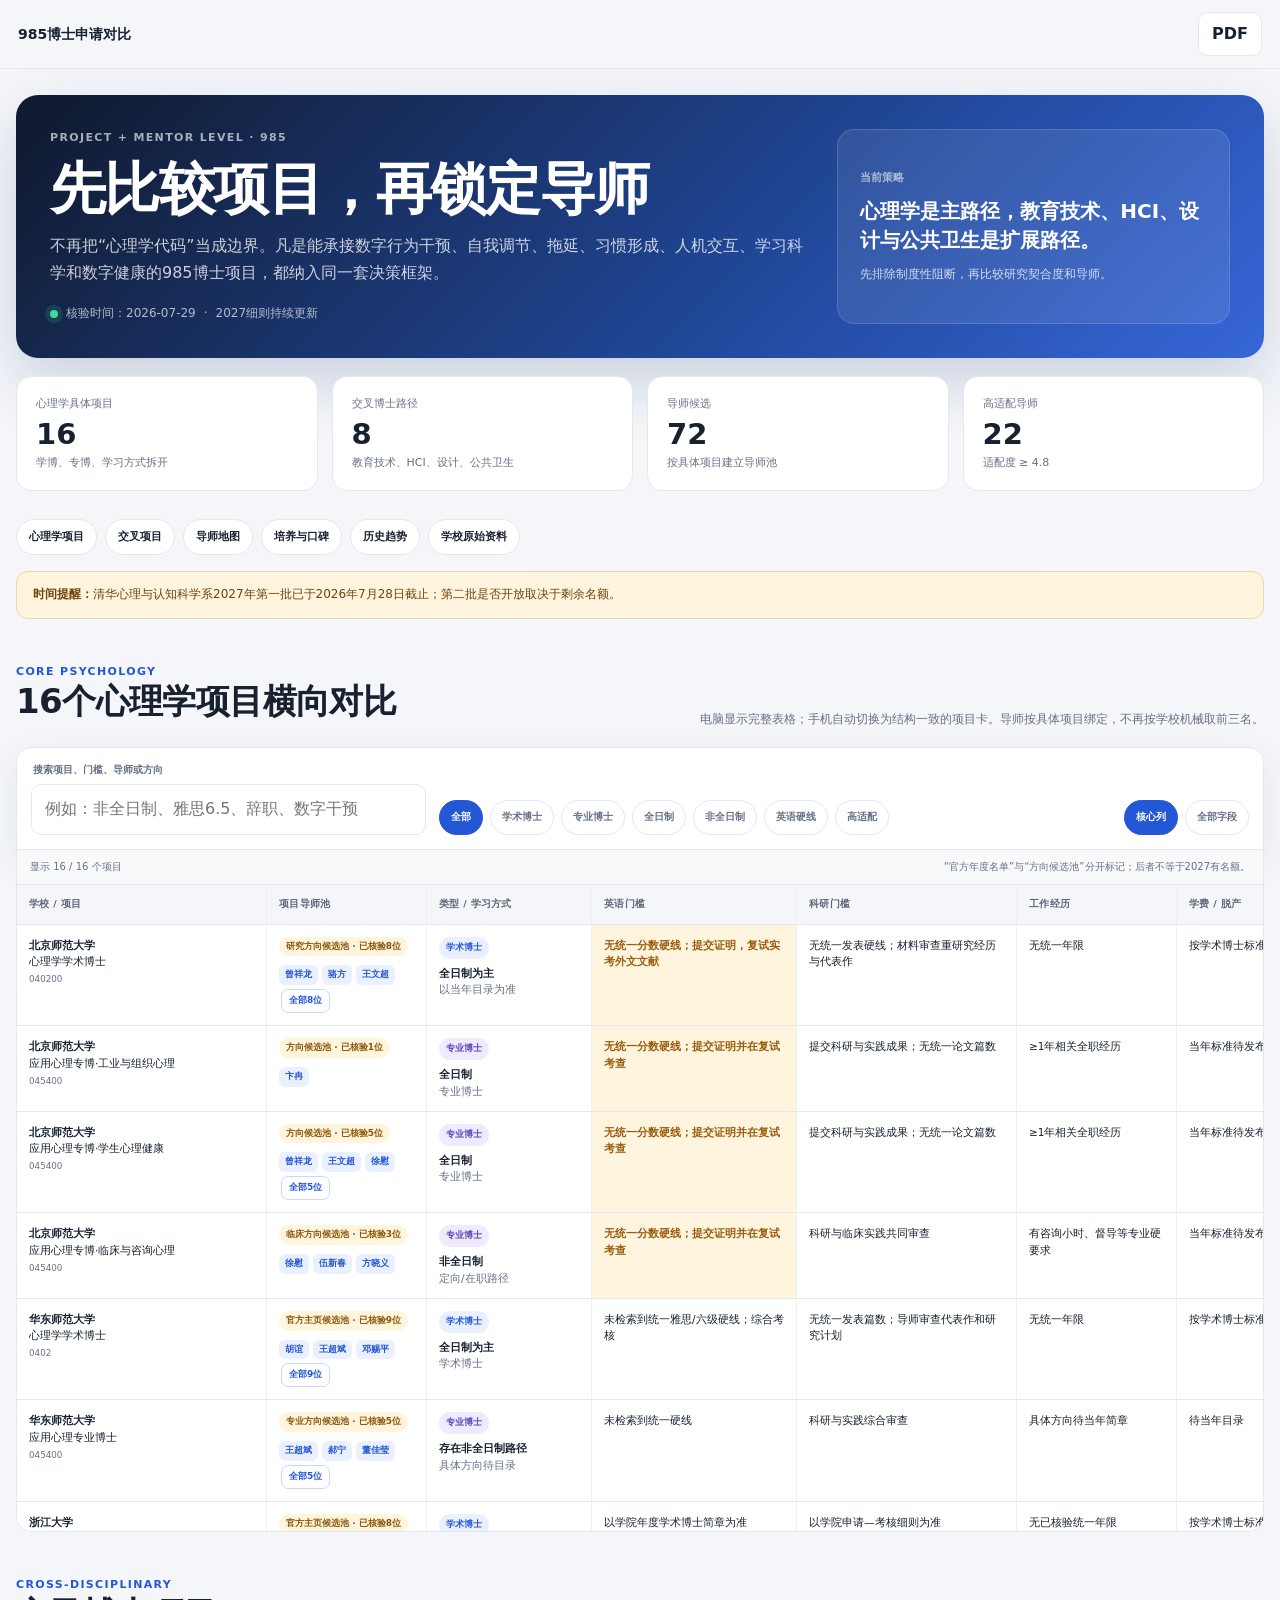
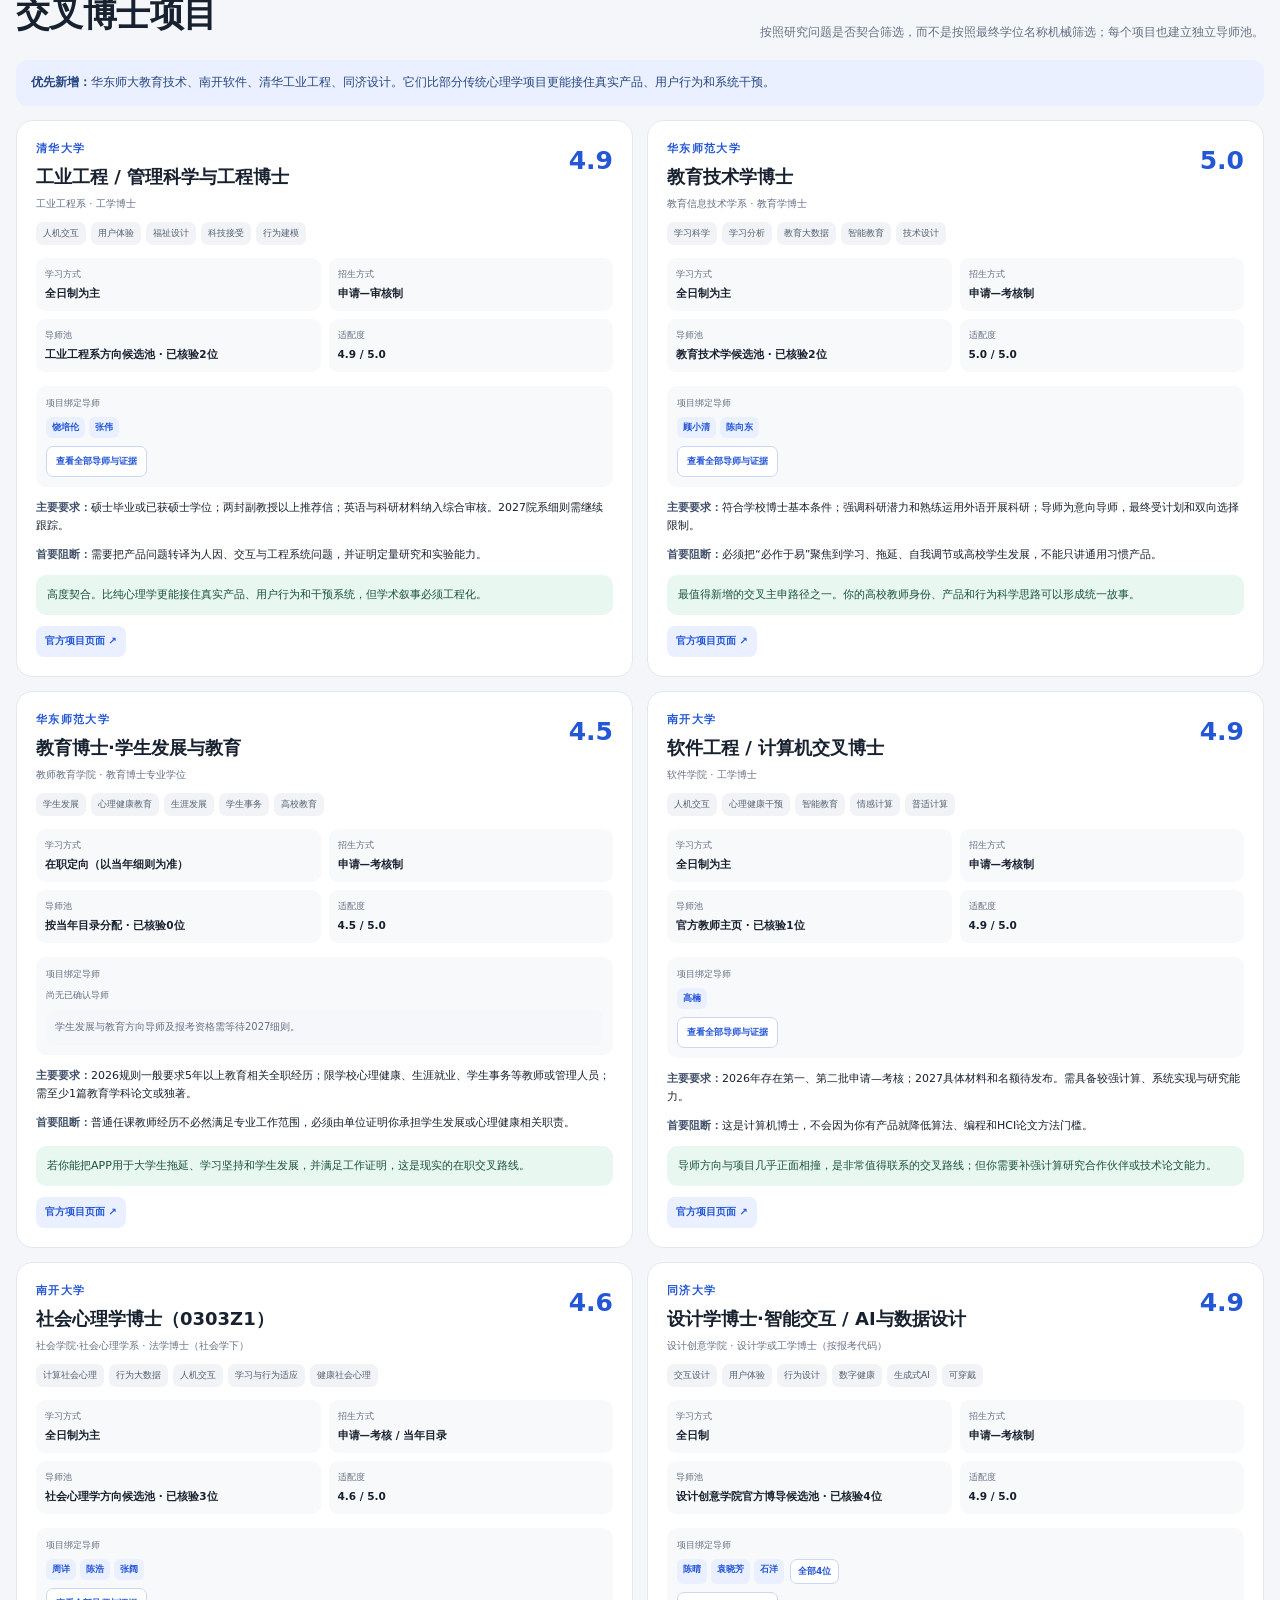
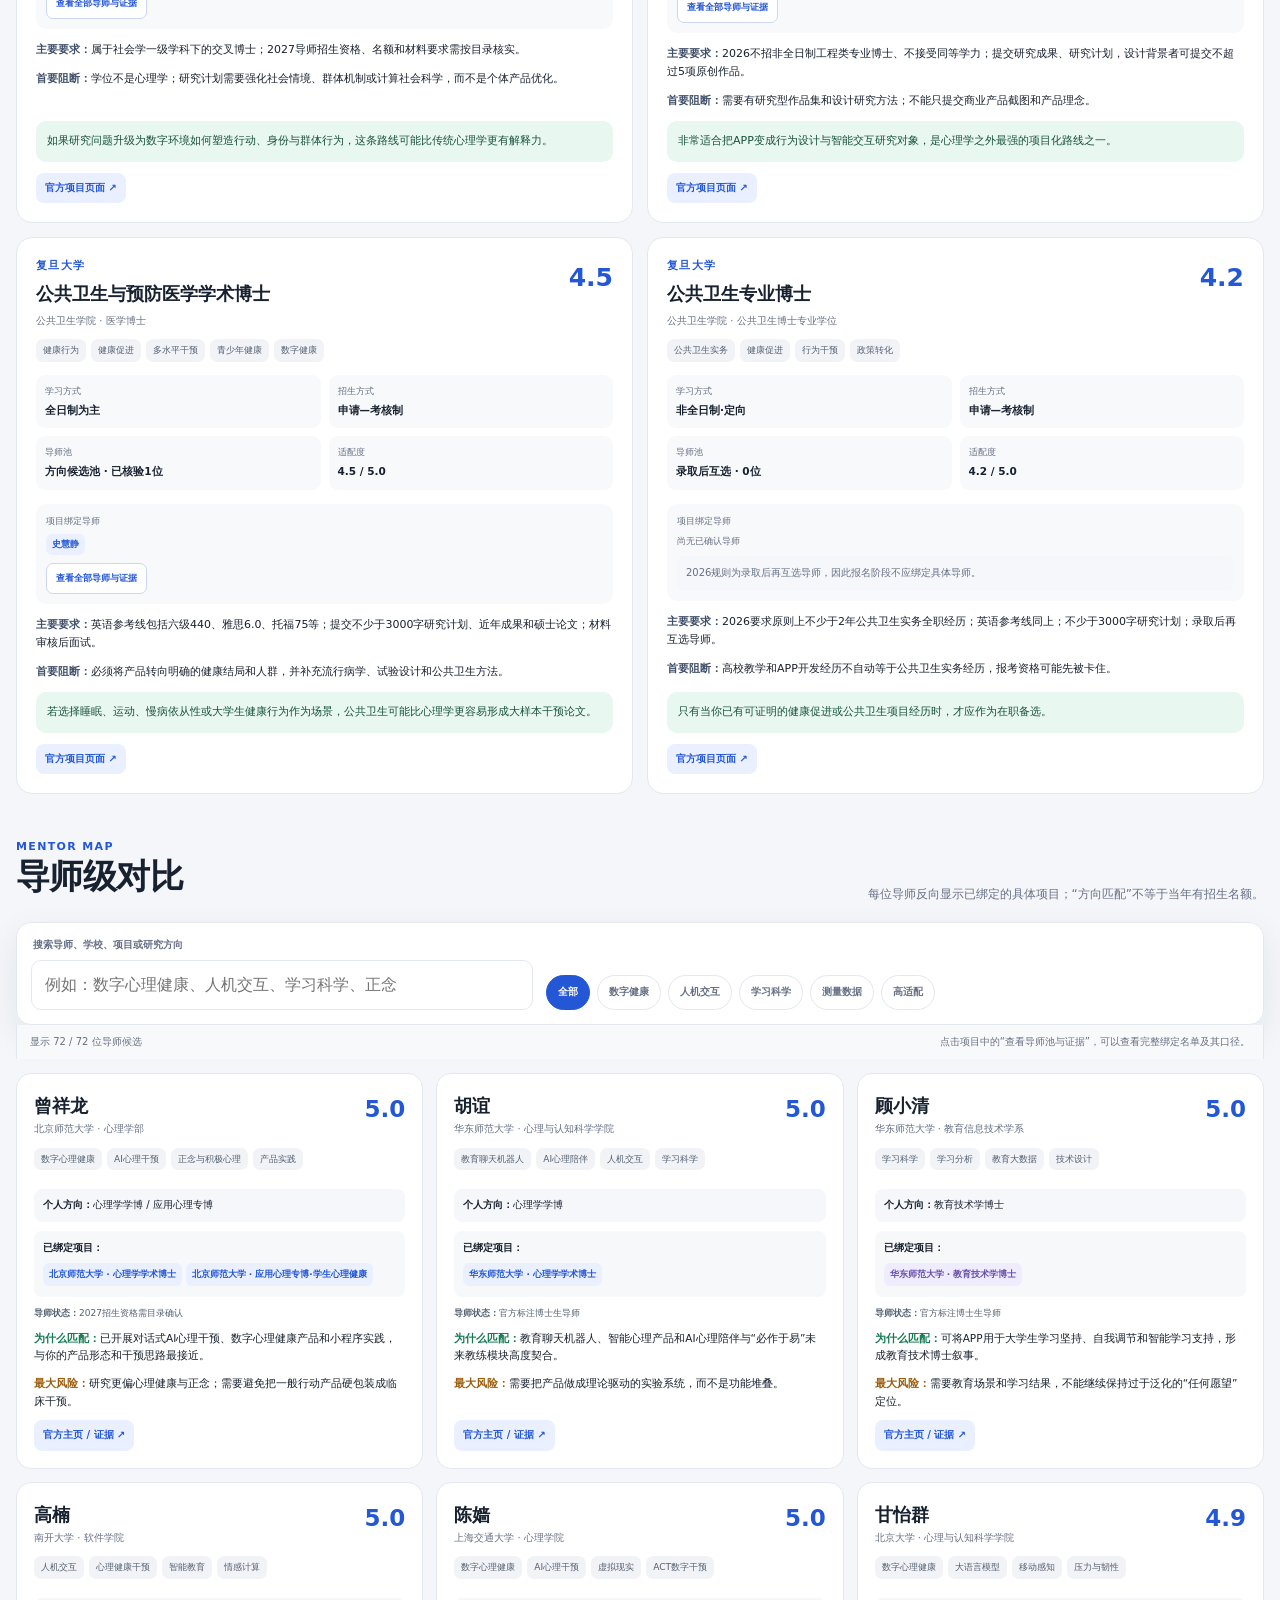
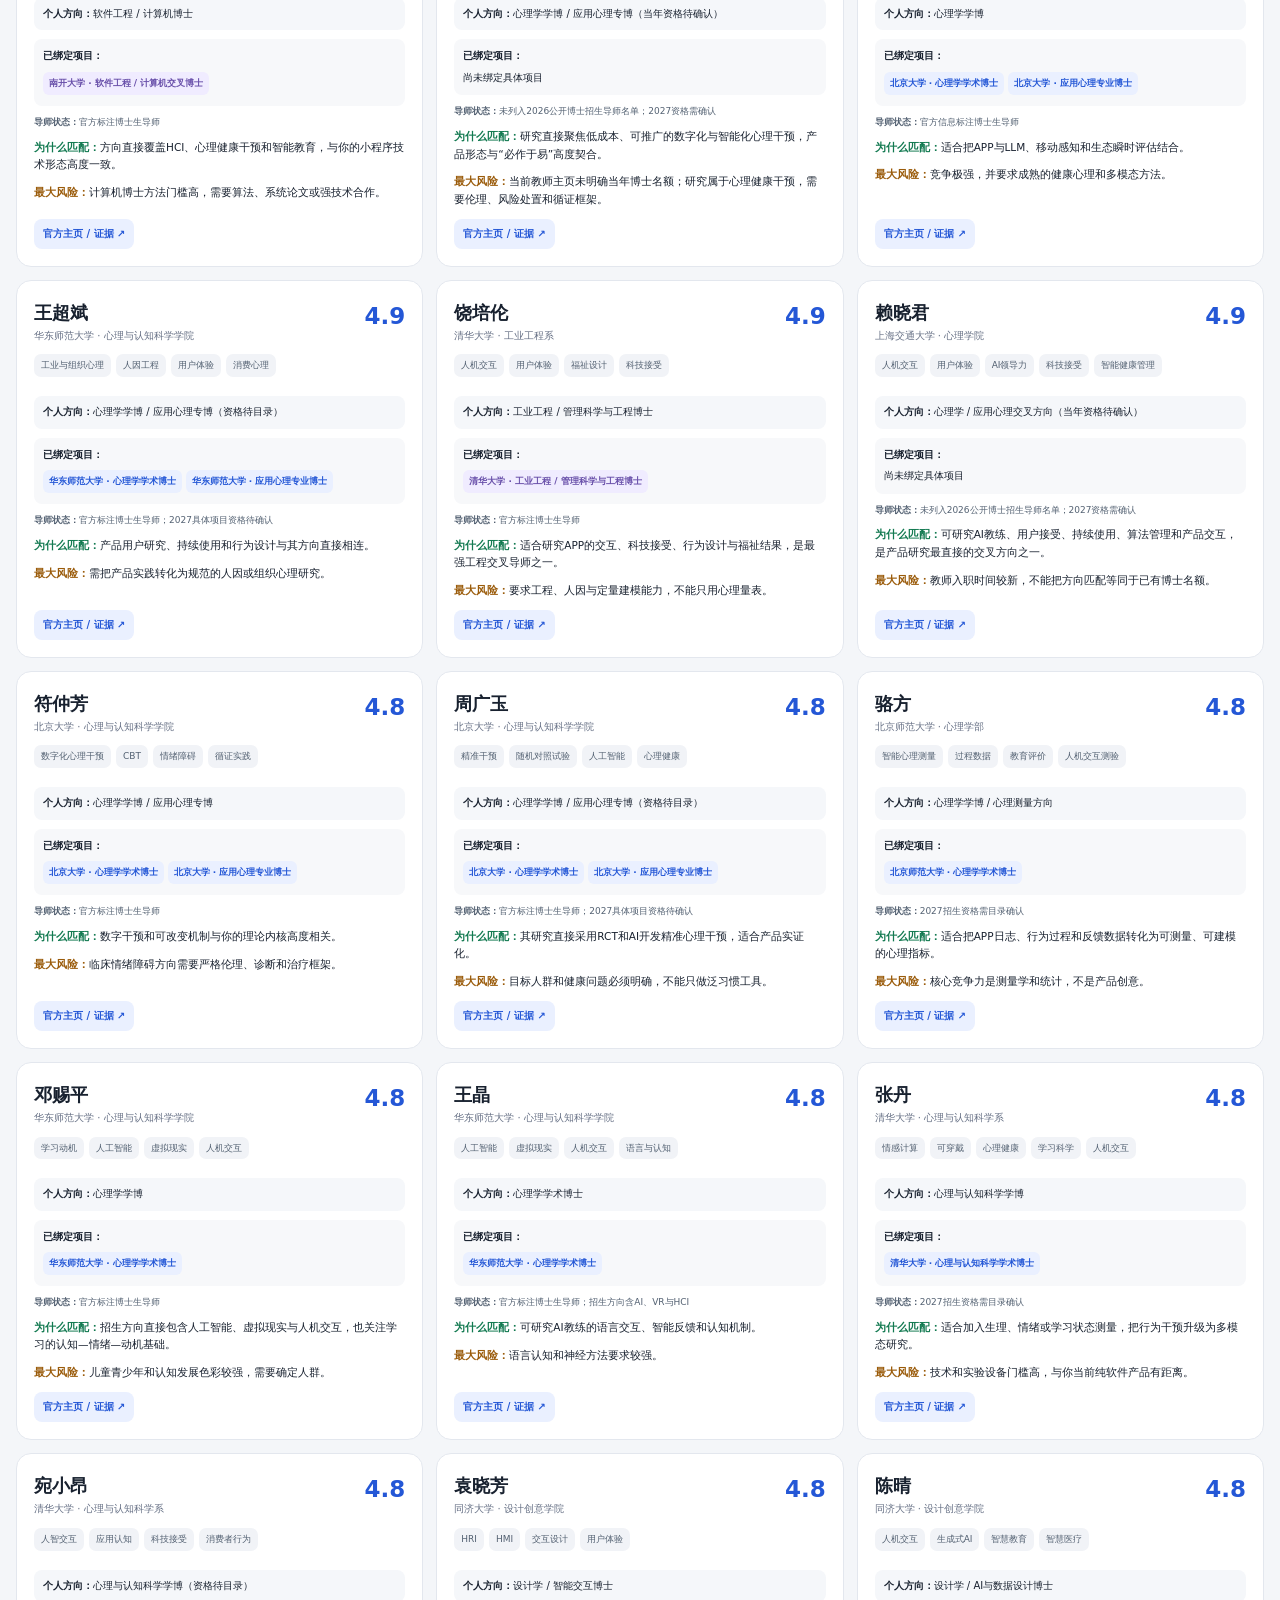
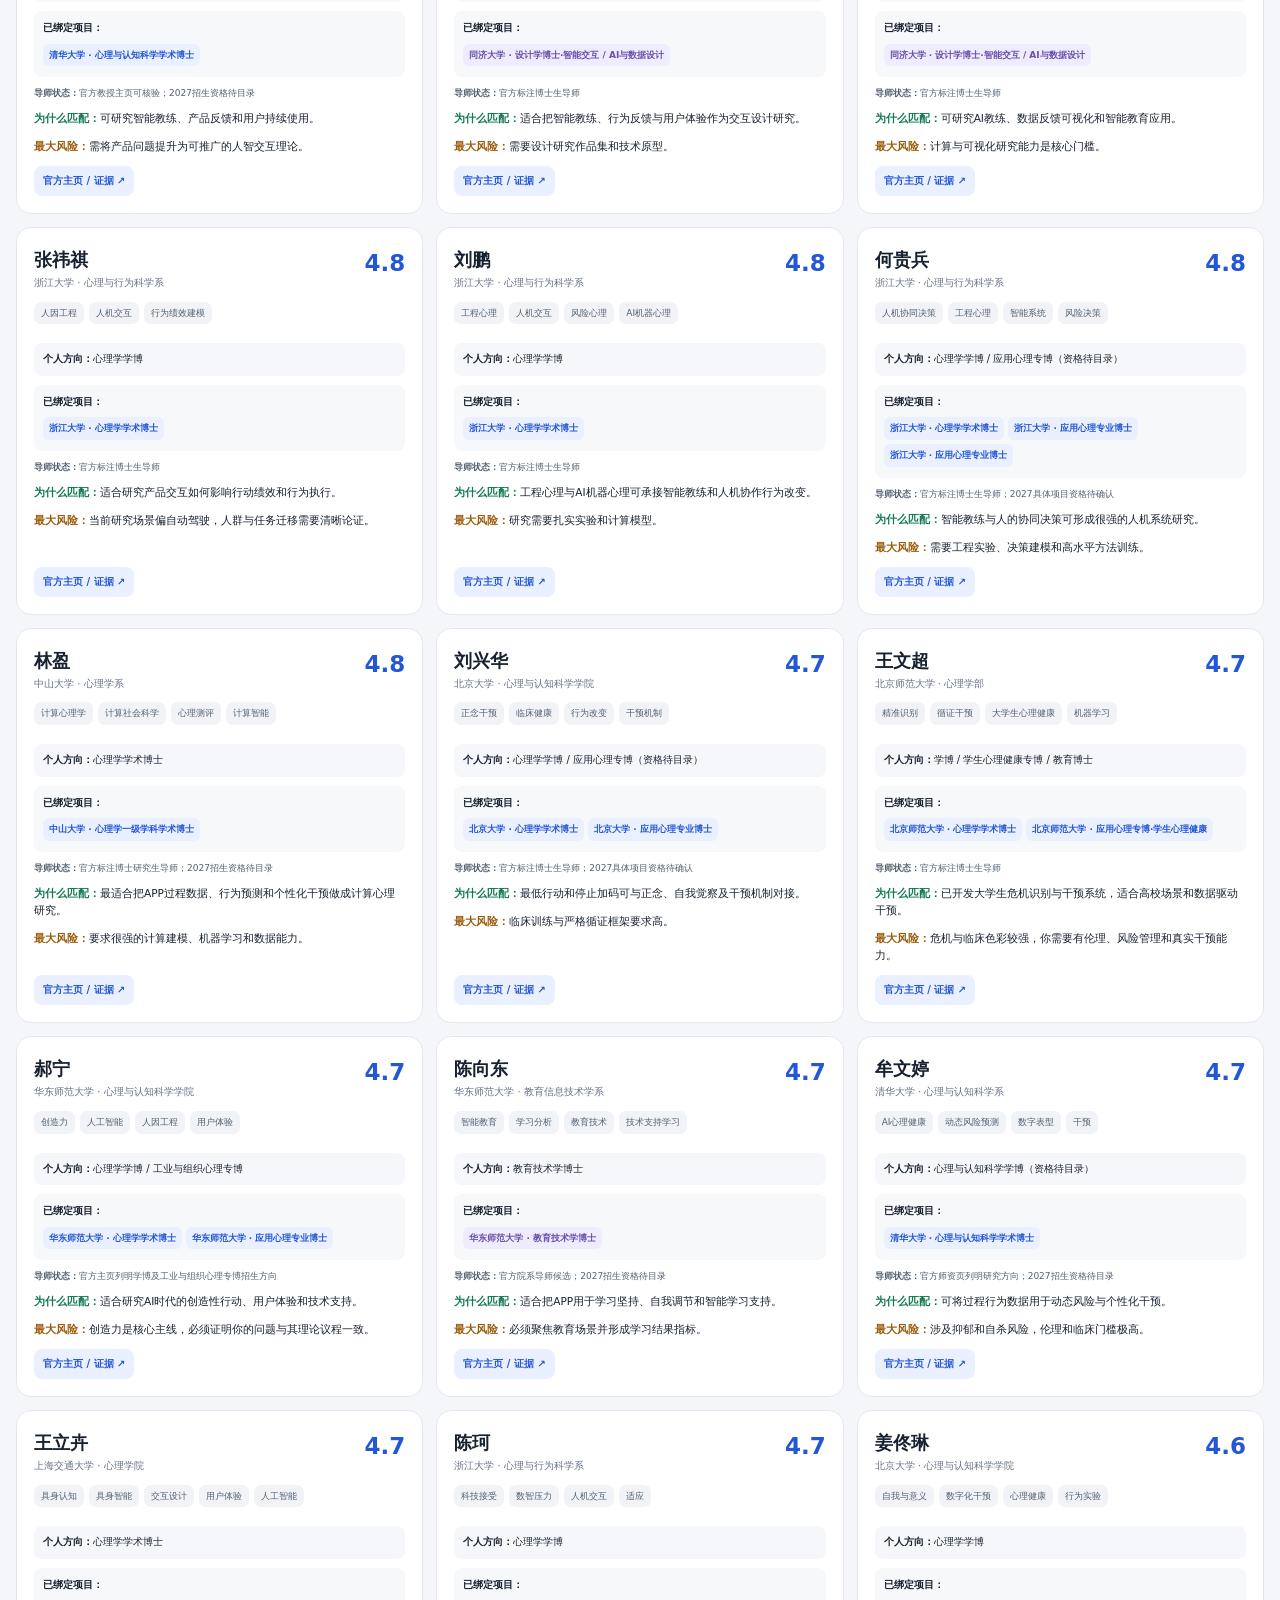
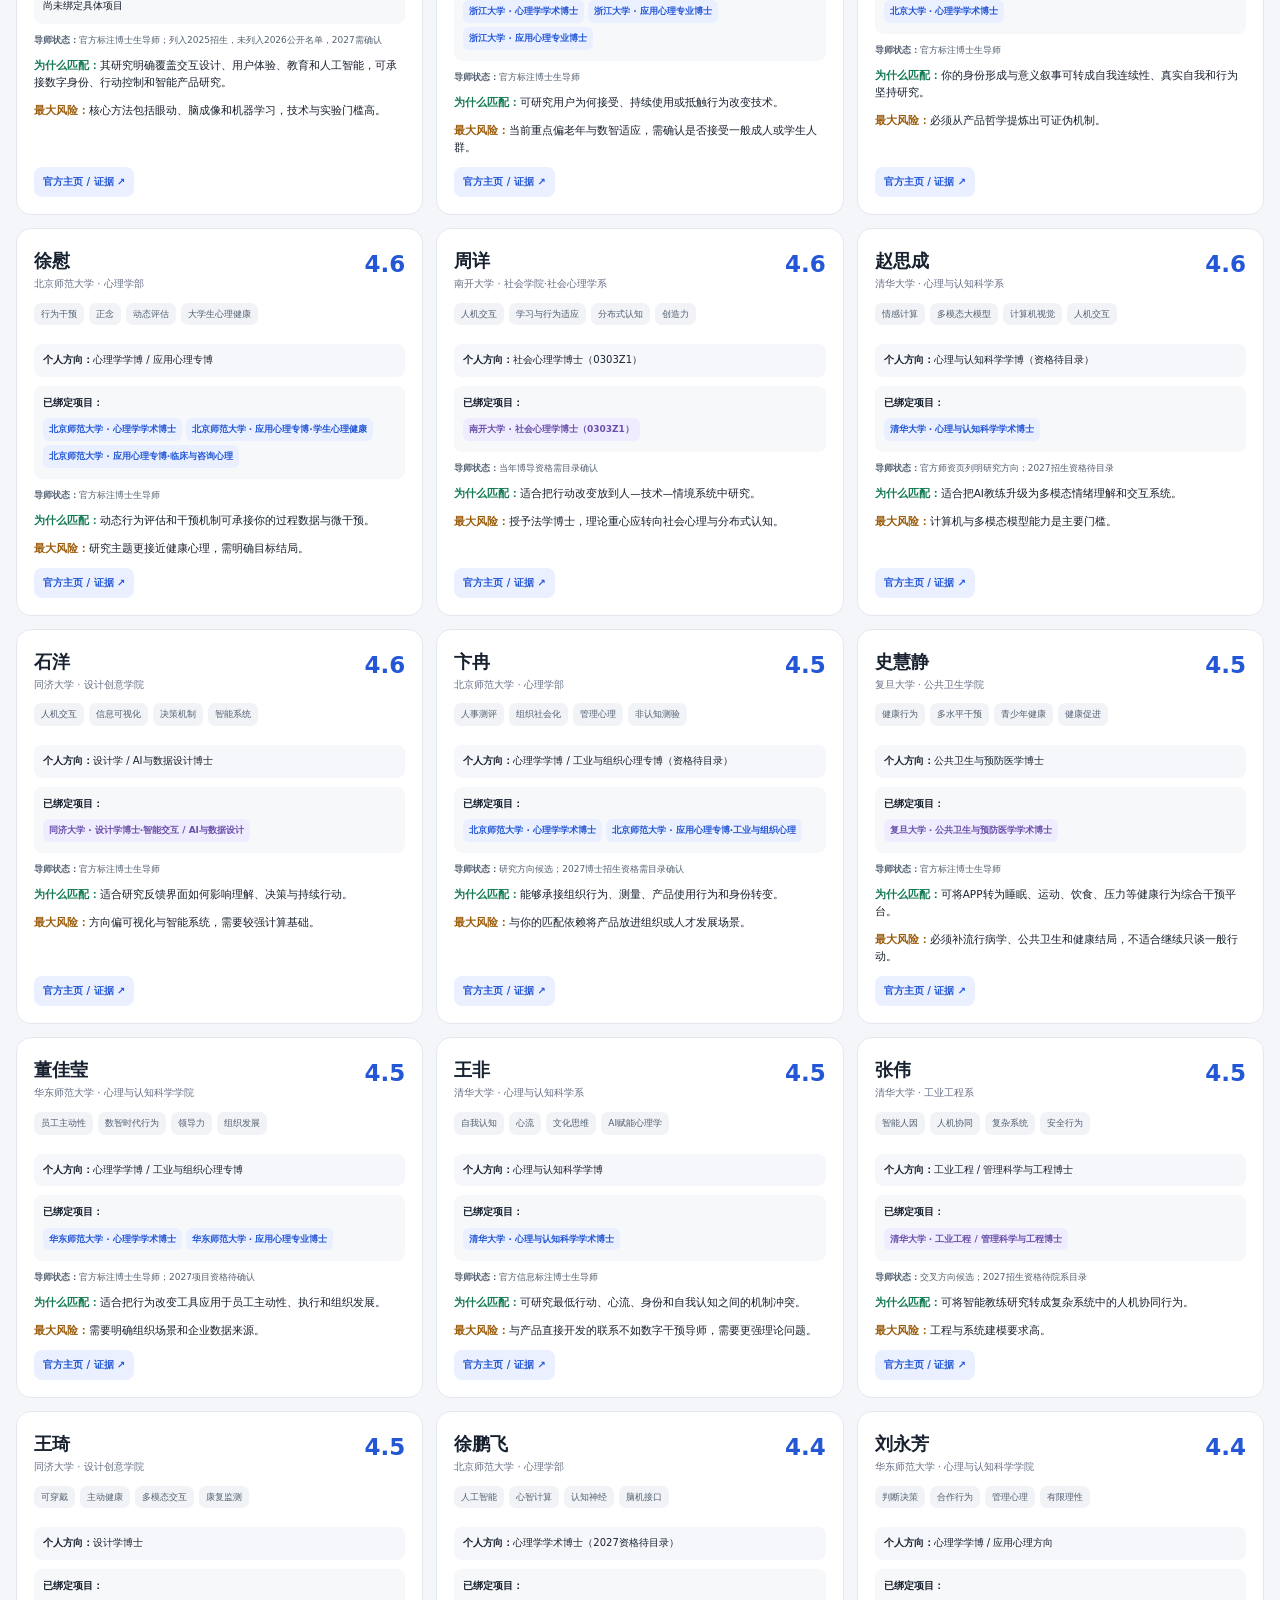
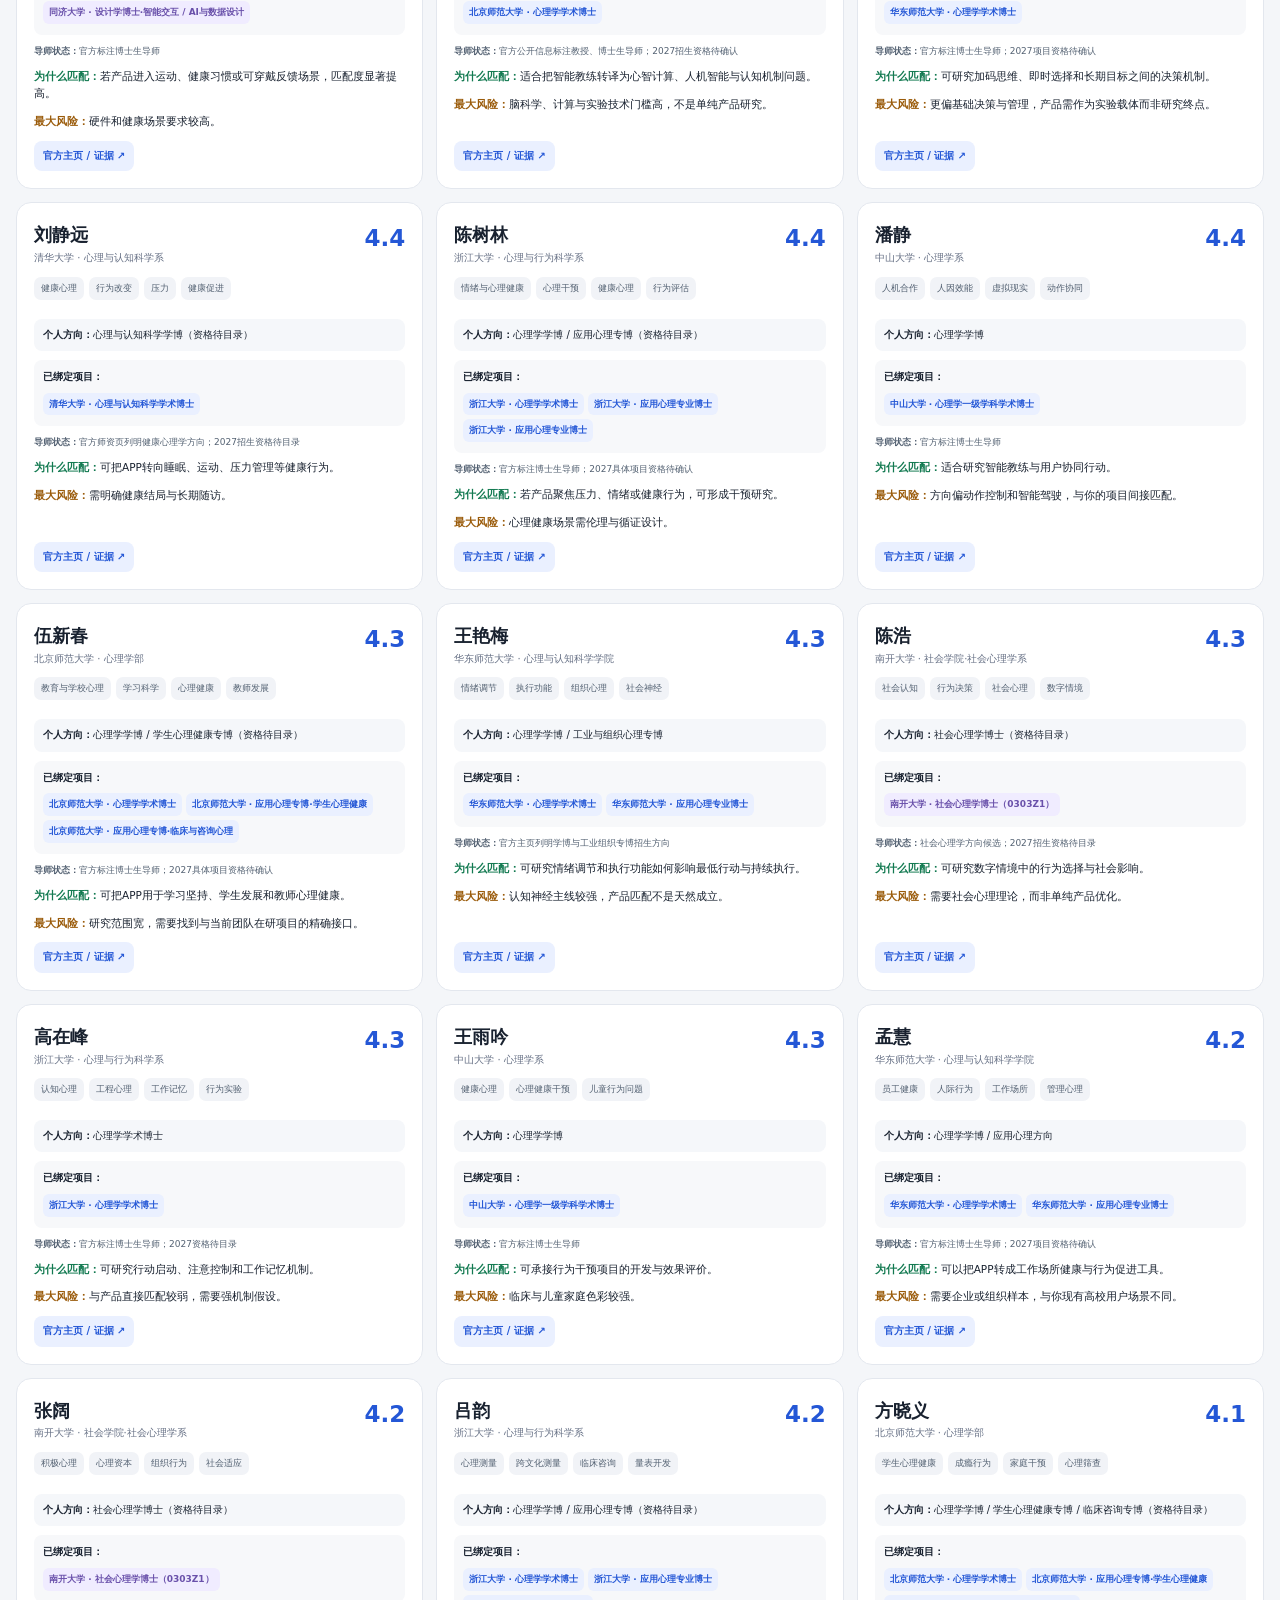
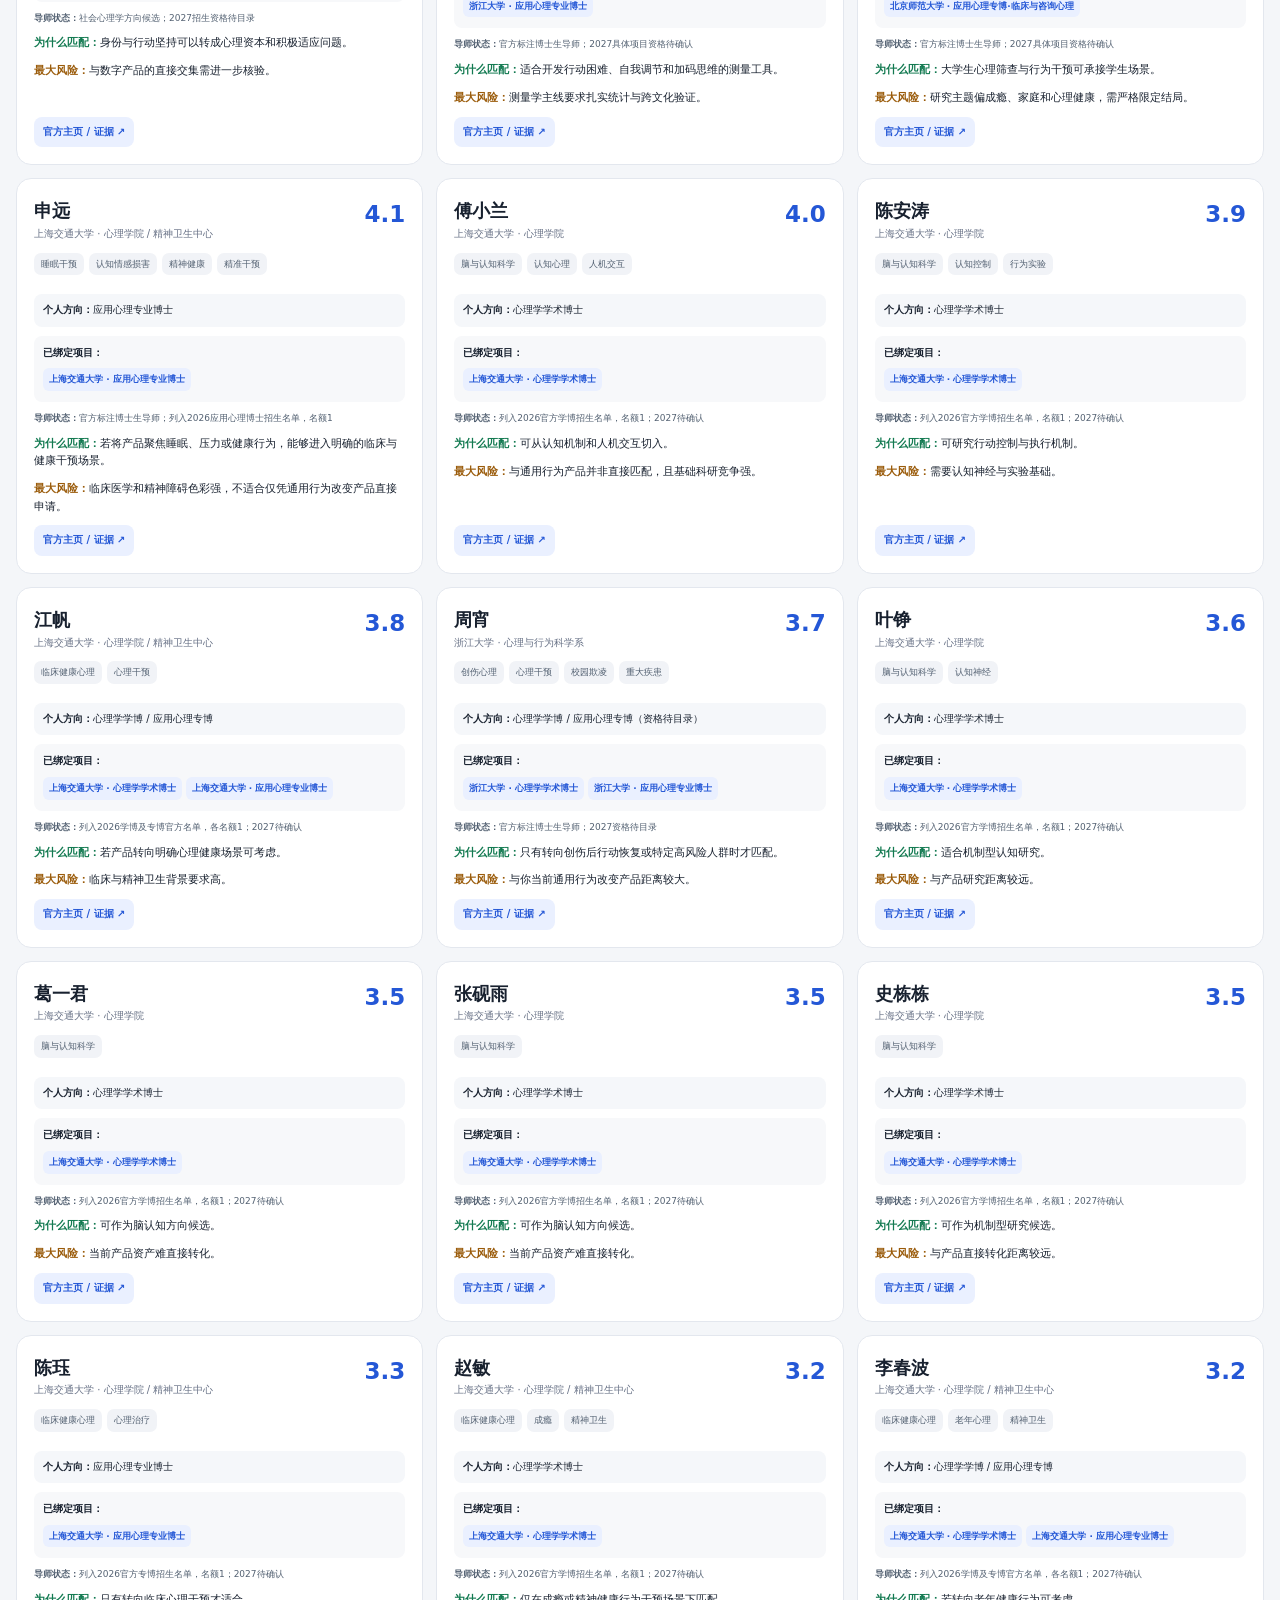
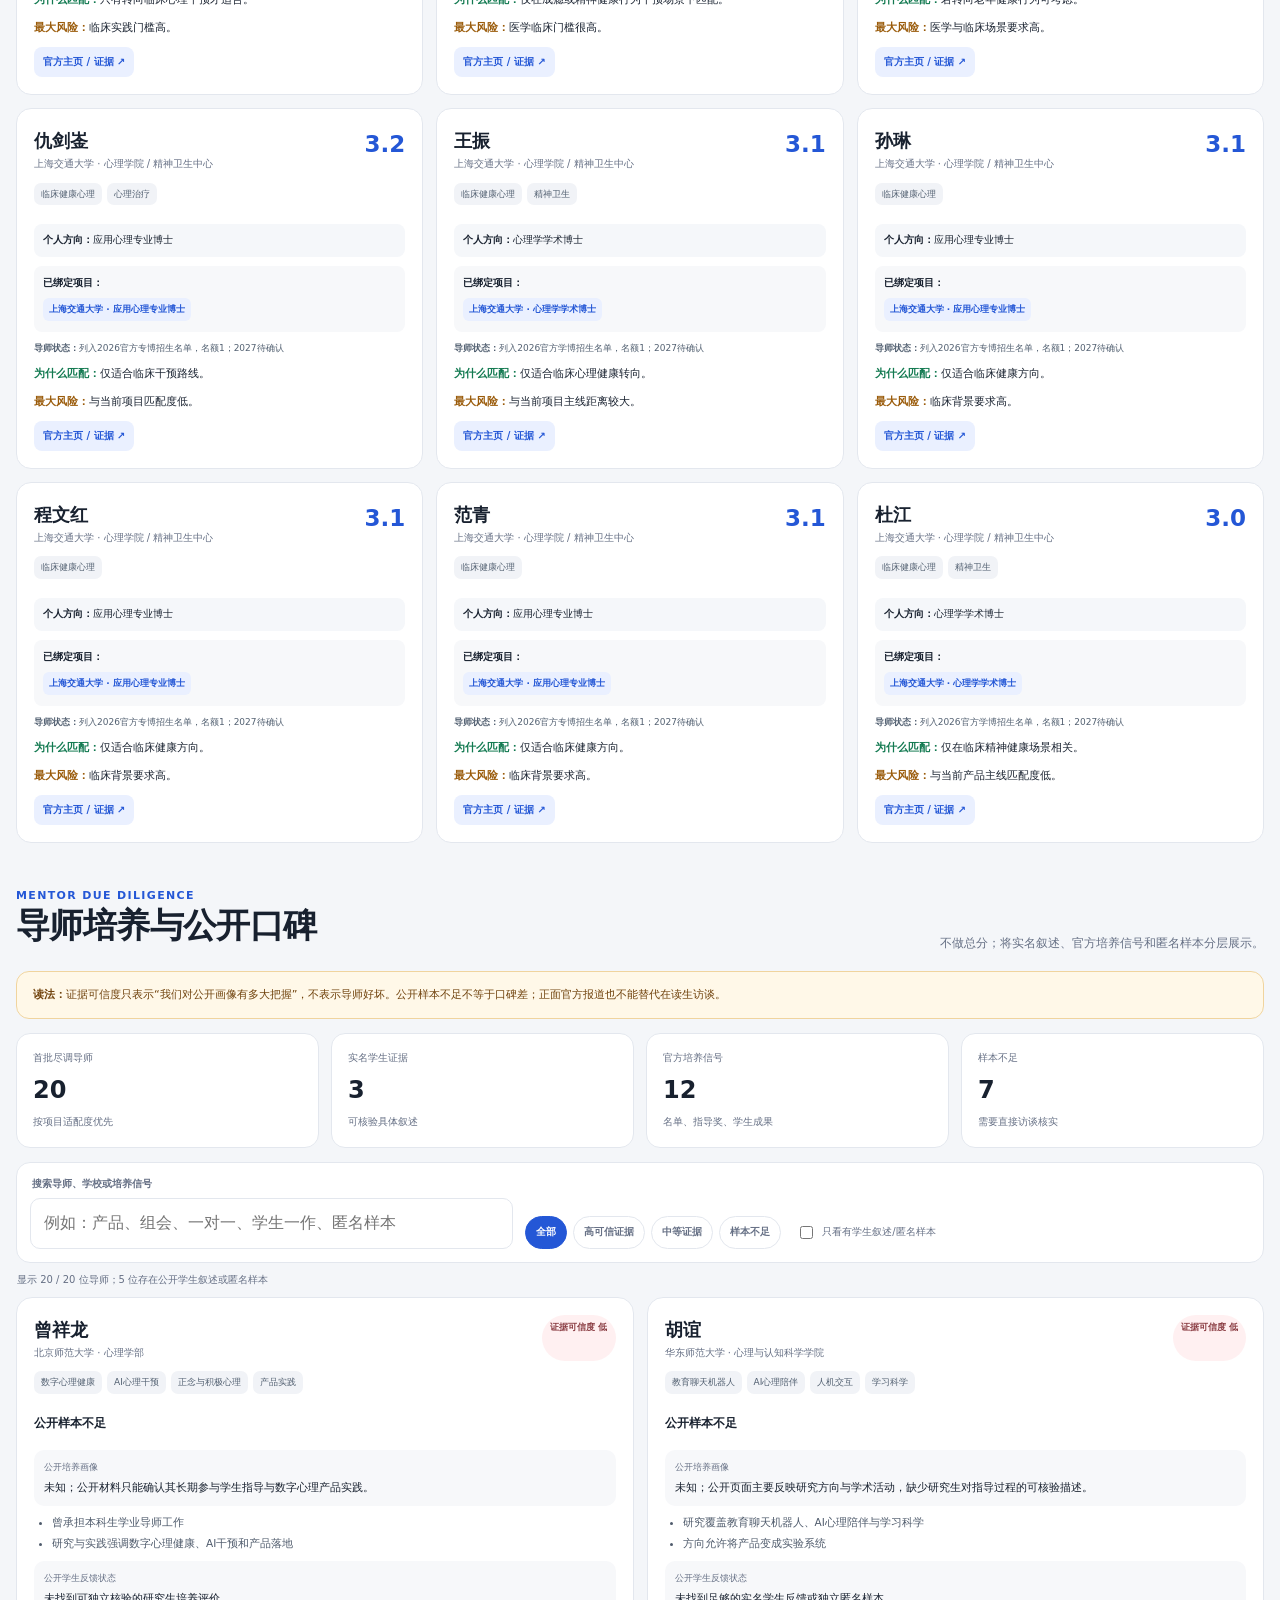
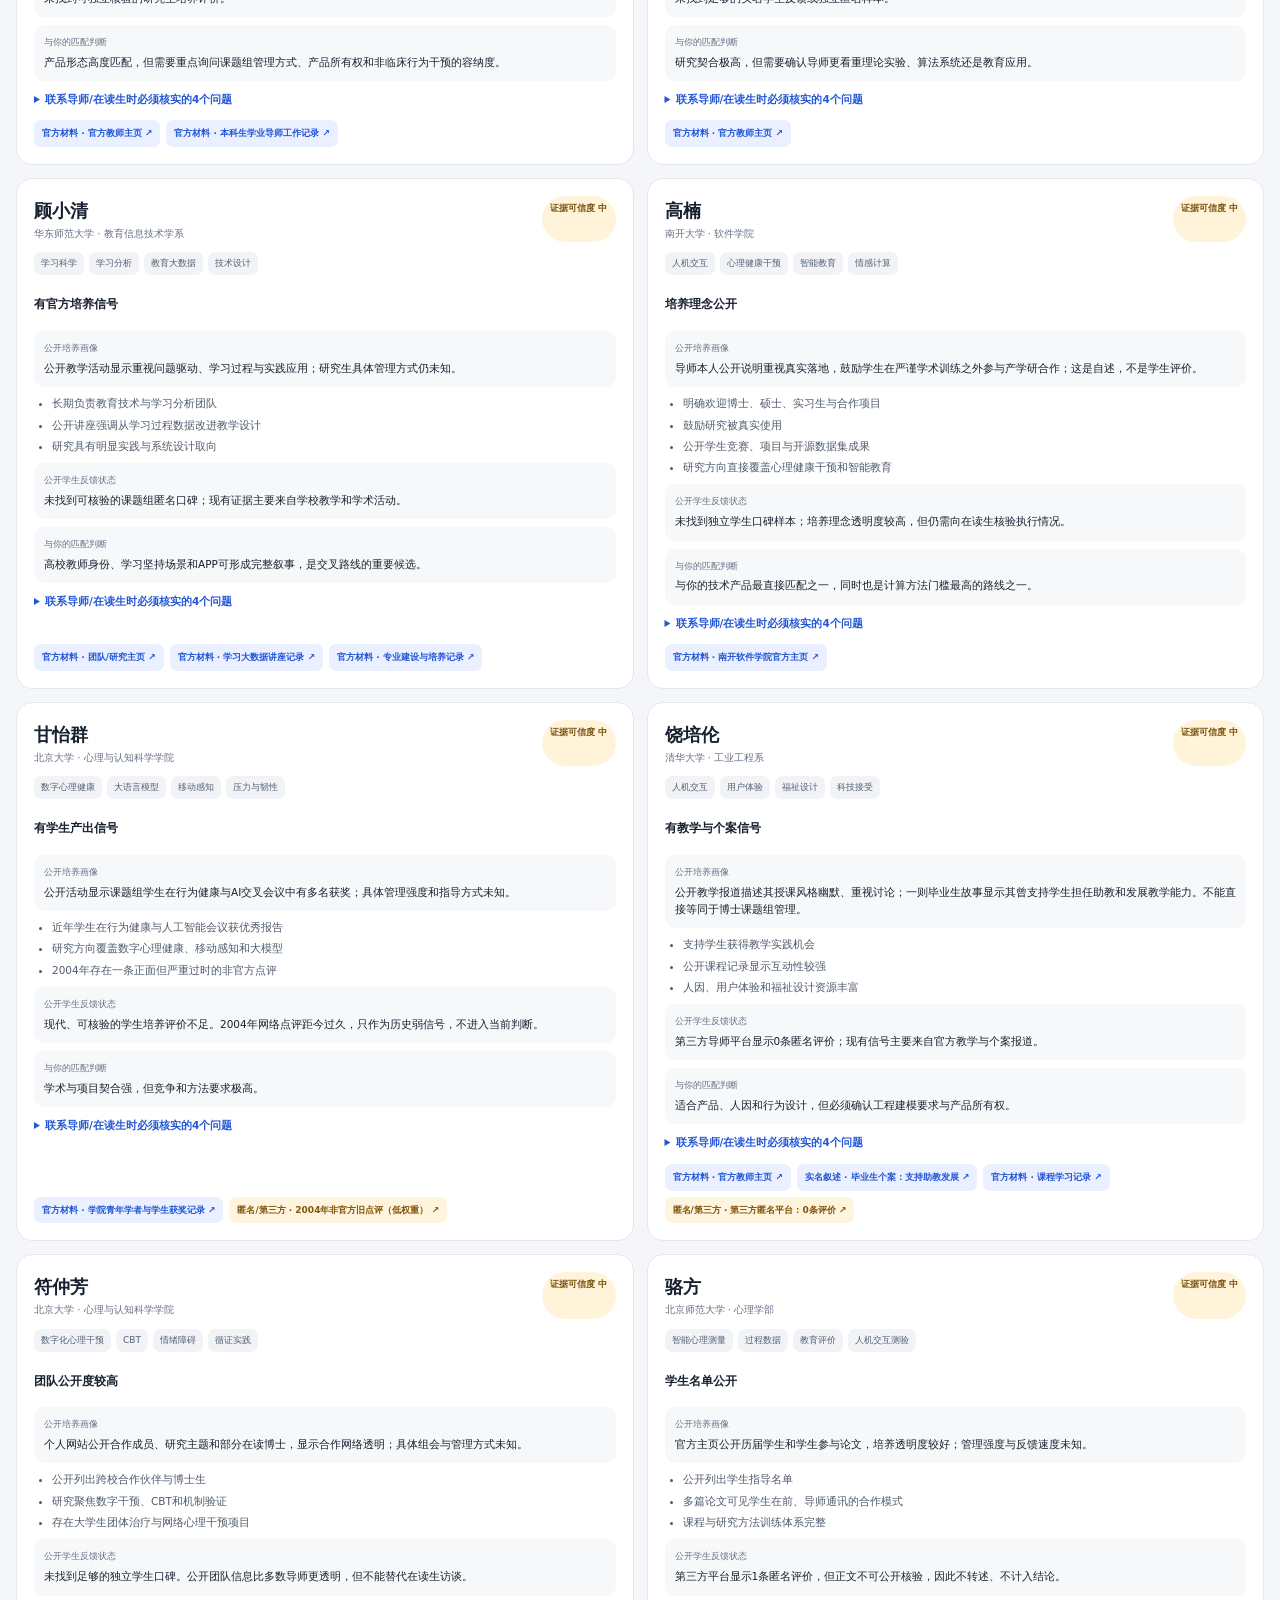
<file: index.html>
<!doctype html>
<html lang="zh-CN">
<head>
  <meta charset="utf-8">
  <meta name="viewport" content="width=device-width, initial-scale=1">
  <meta http-equiv="refresh" content="0; url=./psychology-phd-985/index.html">
  <title>985 心理学博士申请地图</title>
  <script>location.replace('./psychology-phd-985/index.html');</script>
</head>
<body>
  <p><a href="./psychology-phd-985/index.html">打开 985 心理学博士申请地图</a></p>
</body>
</html>
</file>
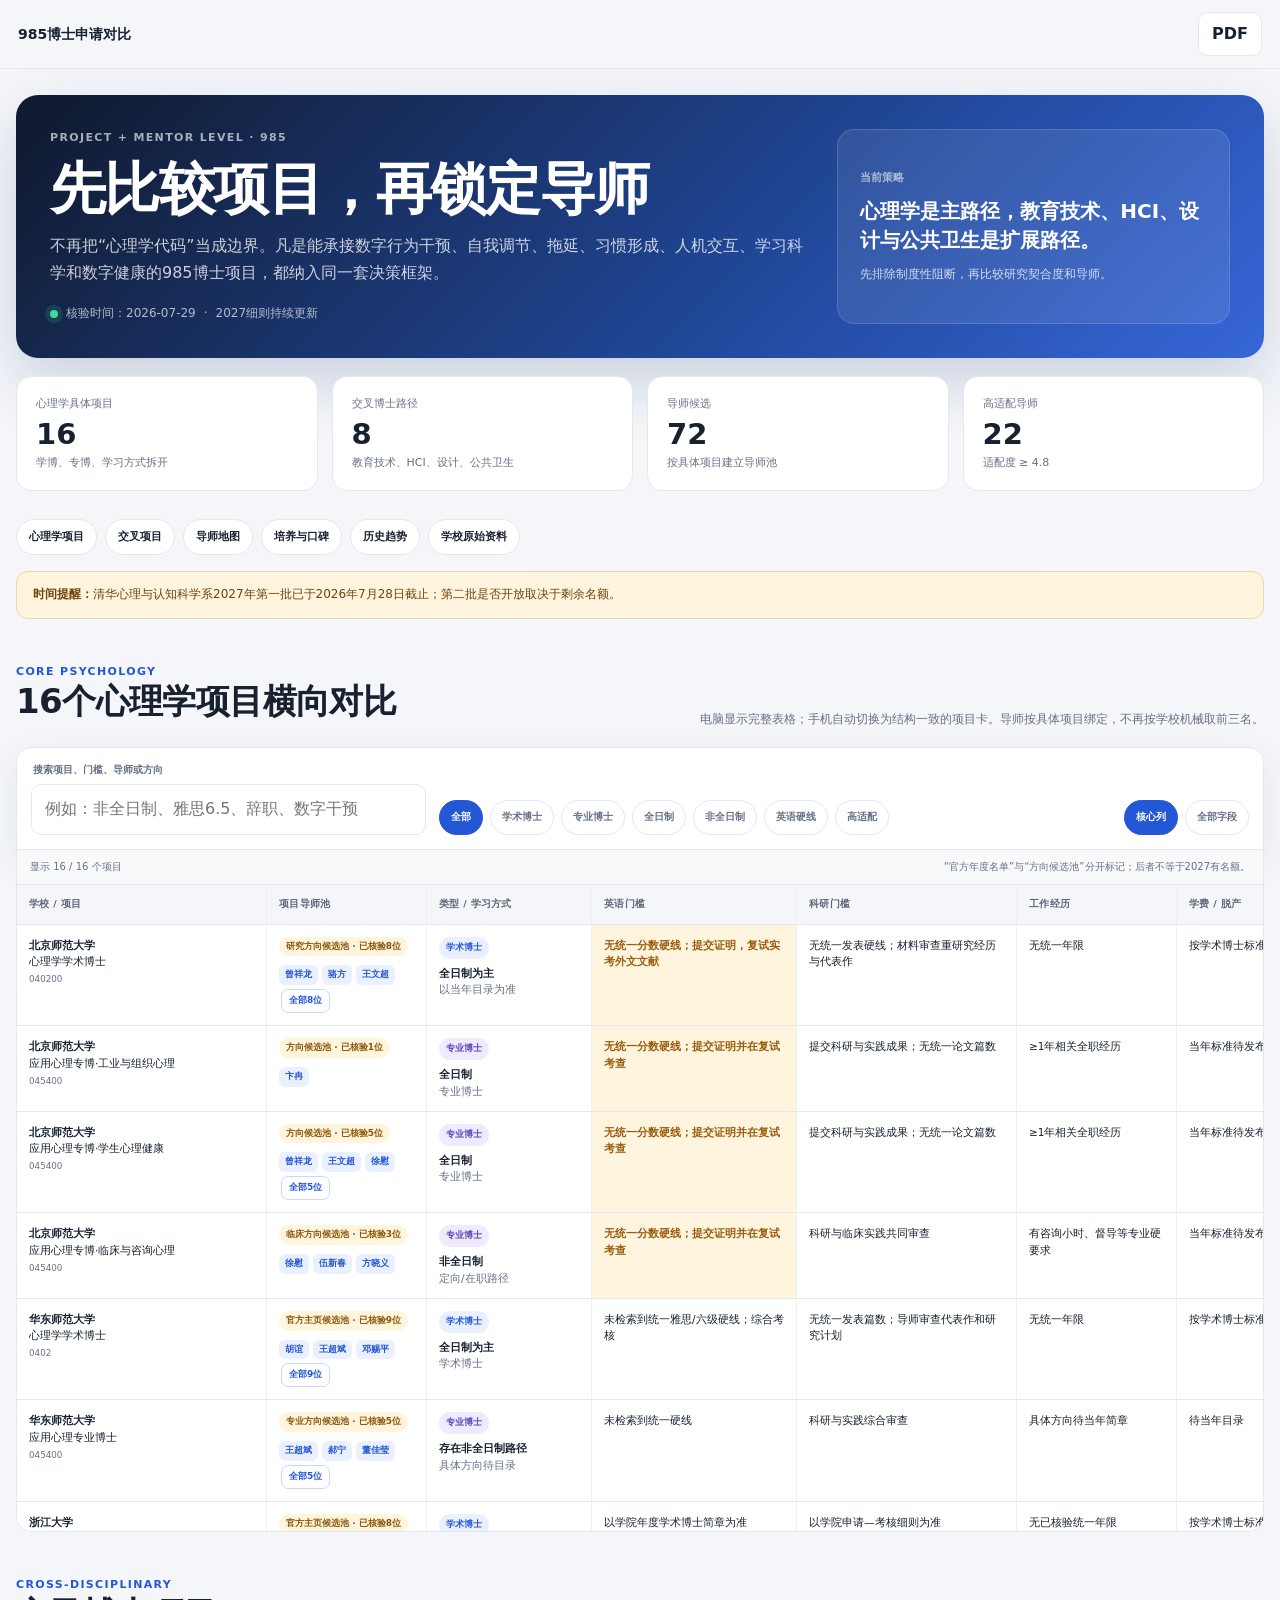
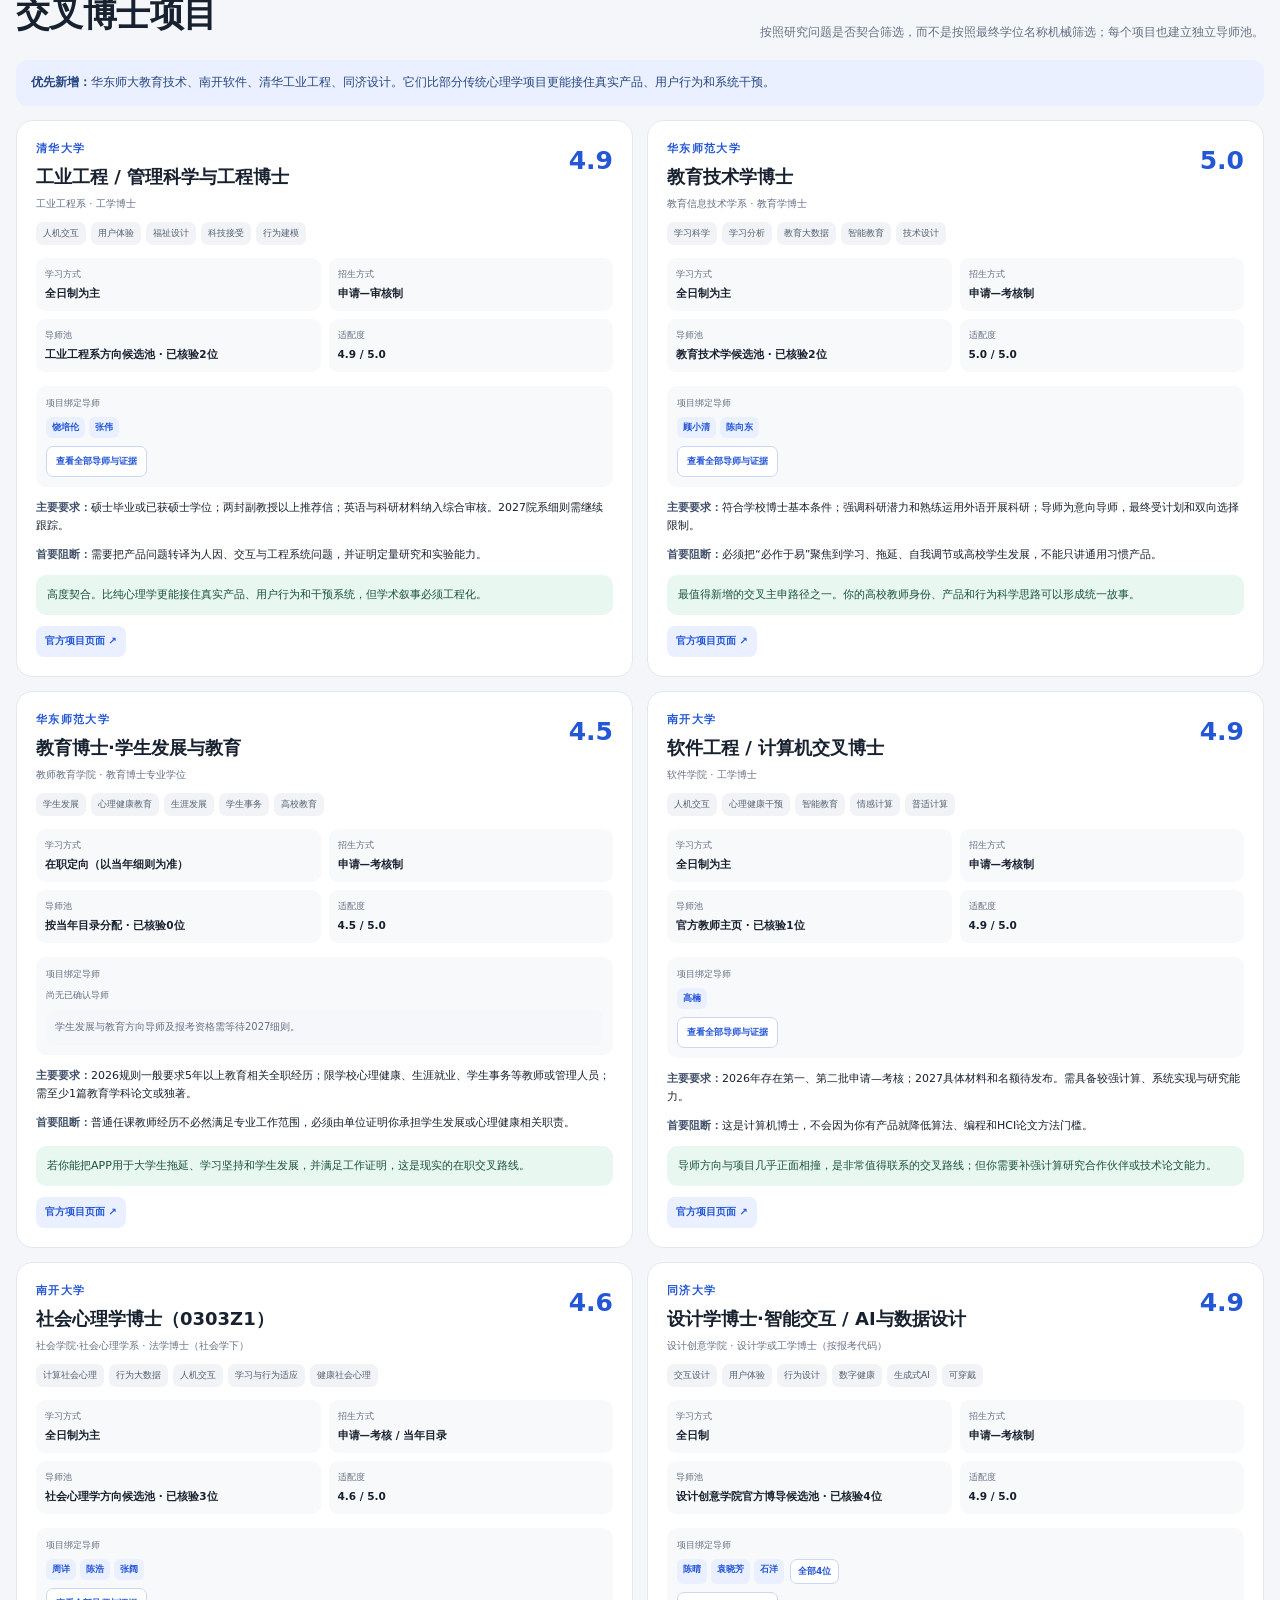
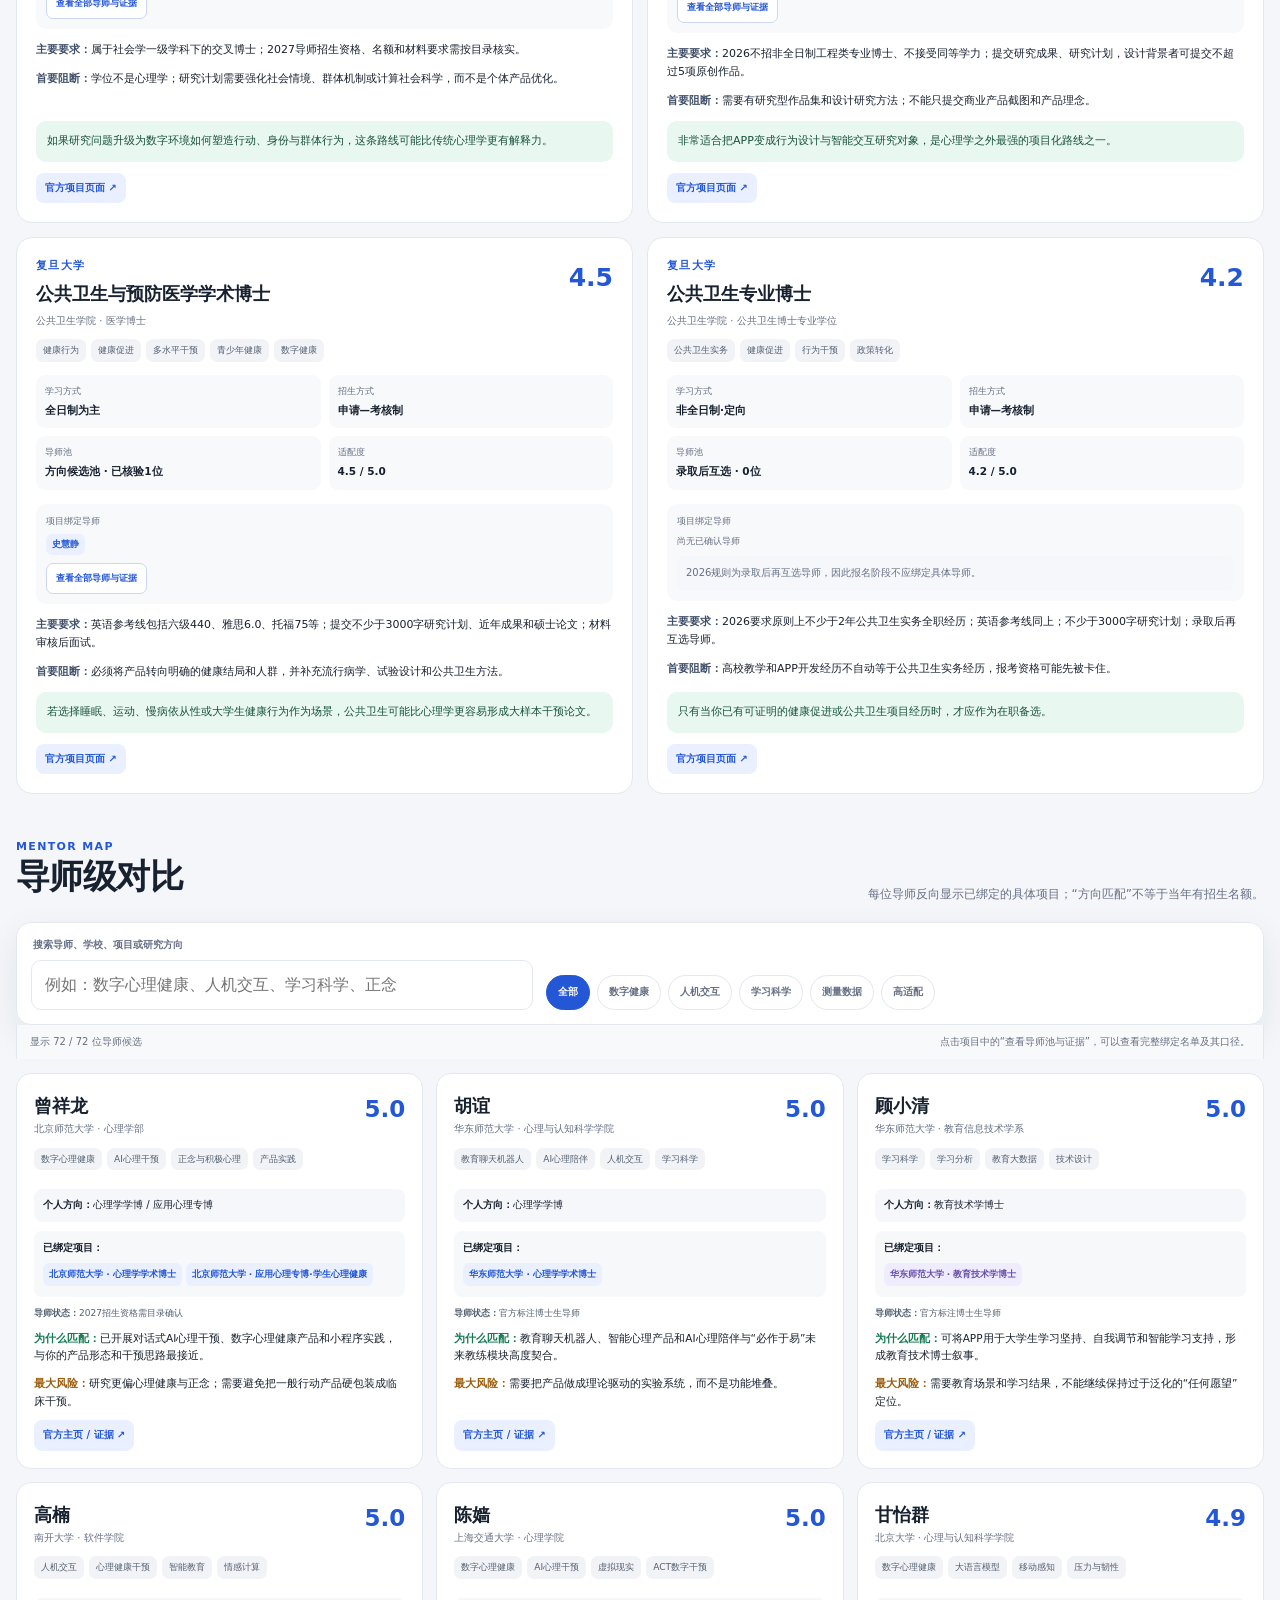
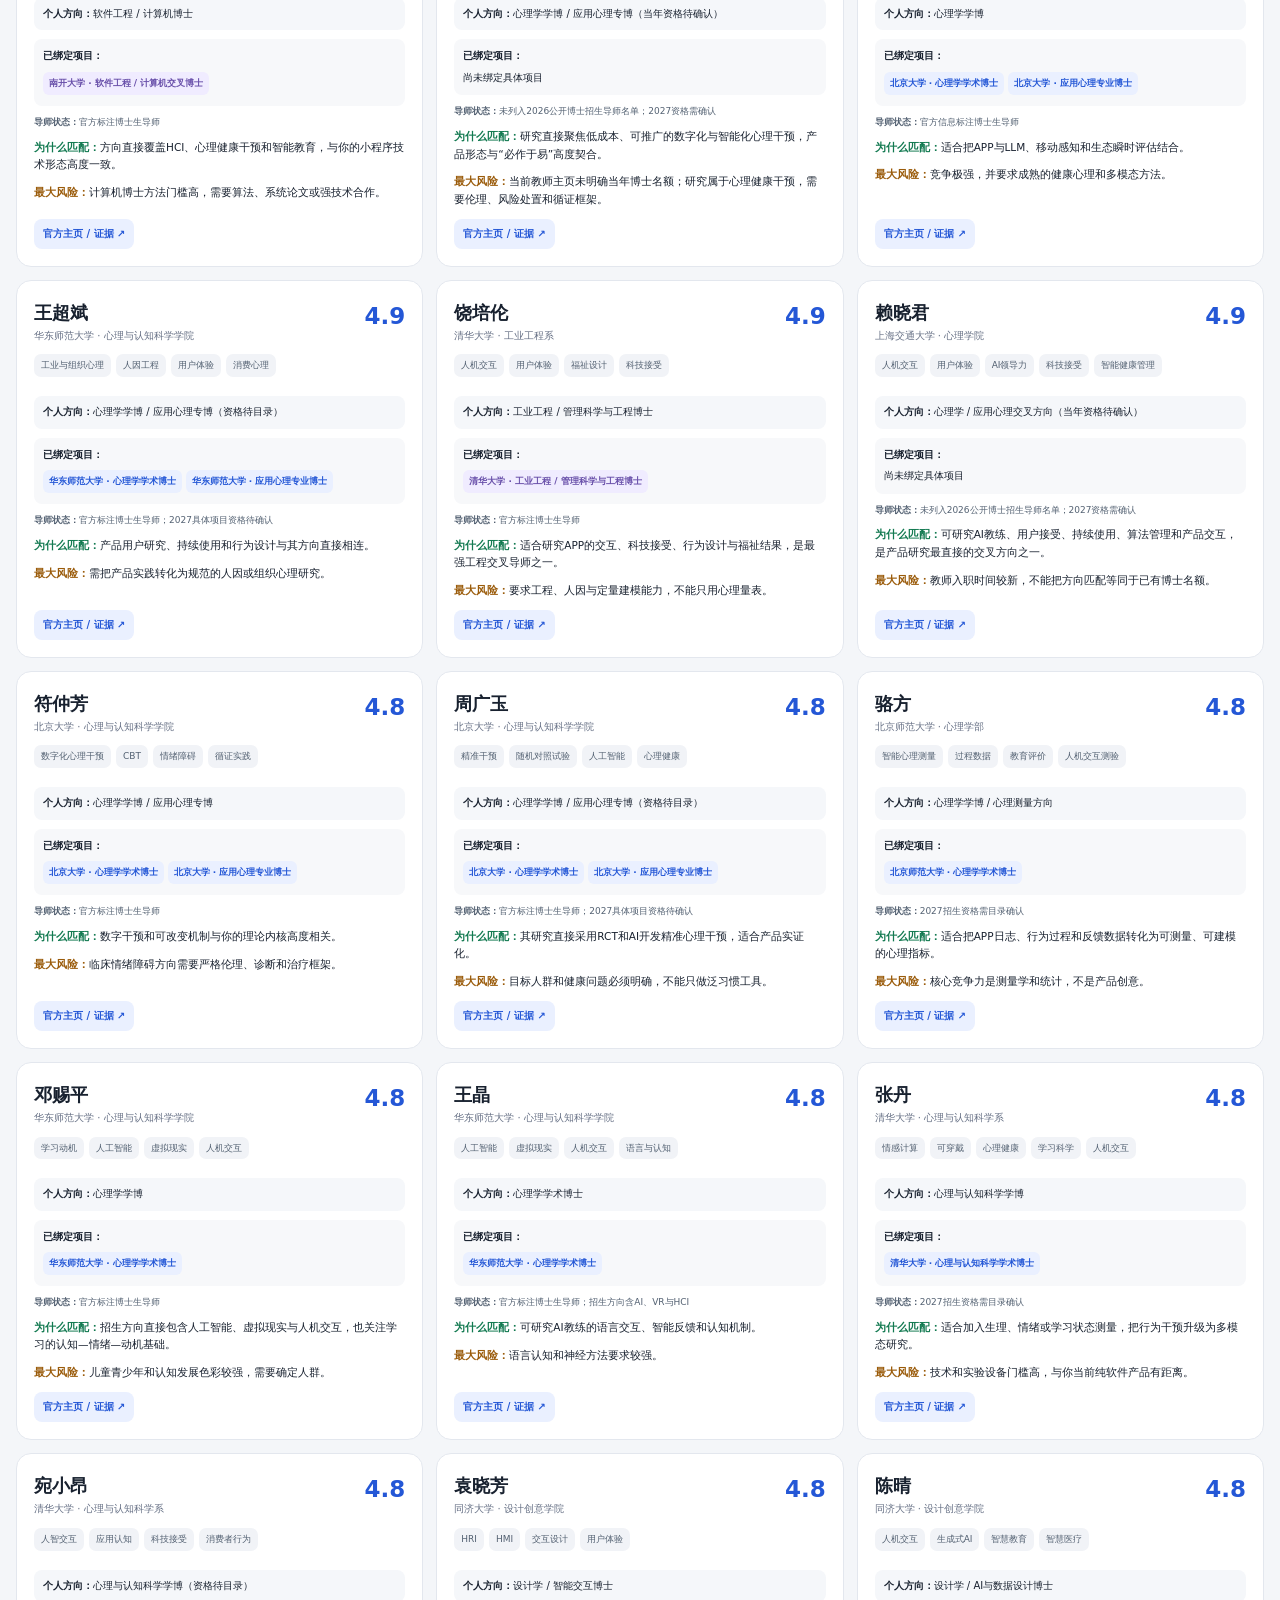
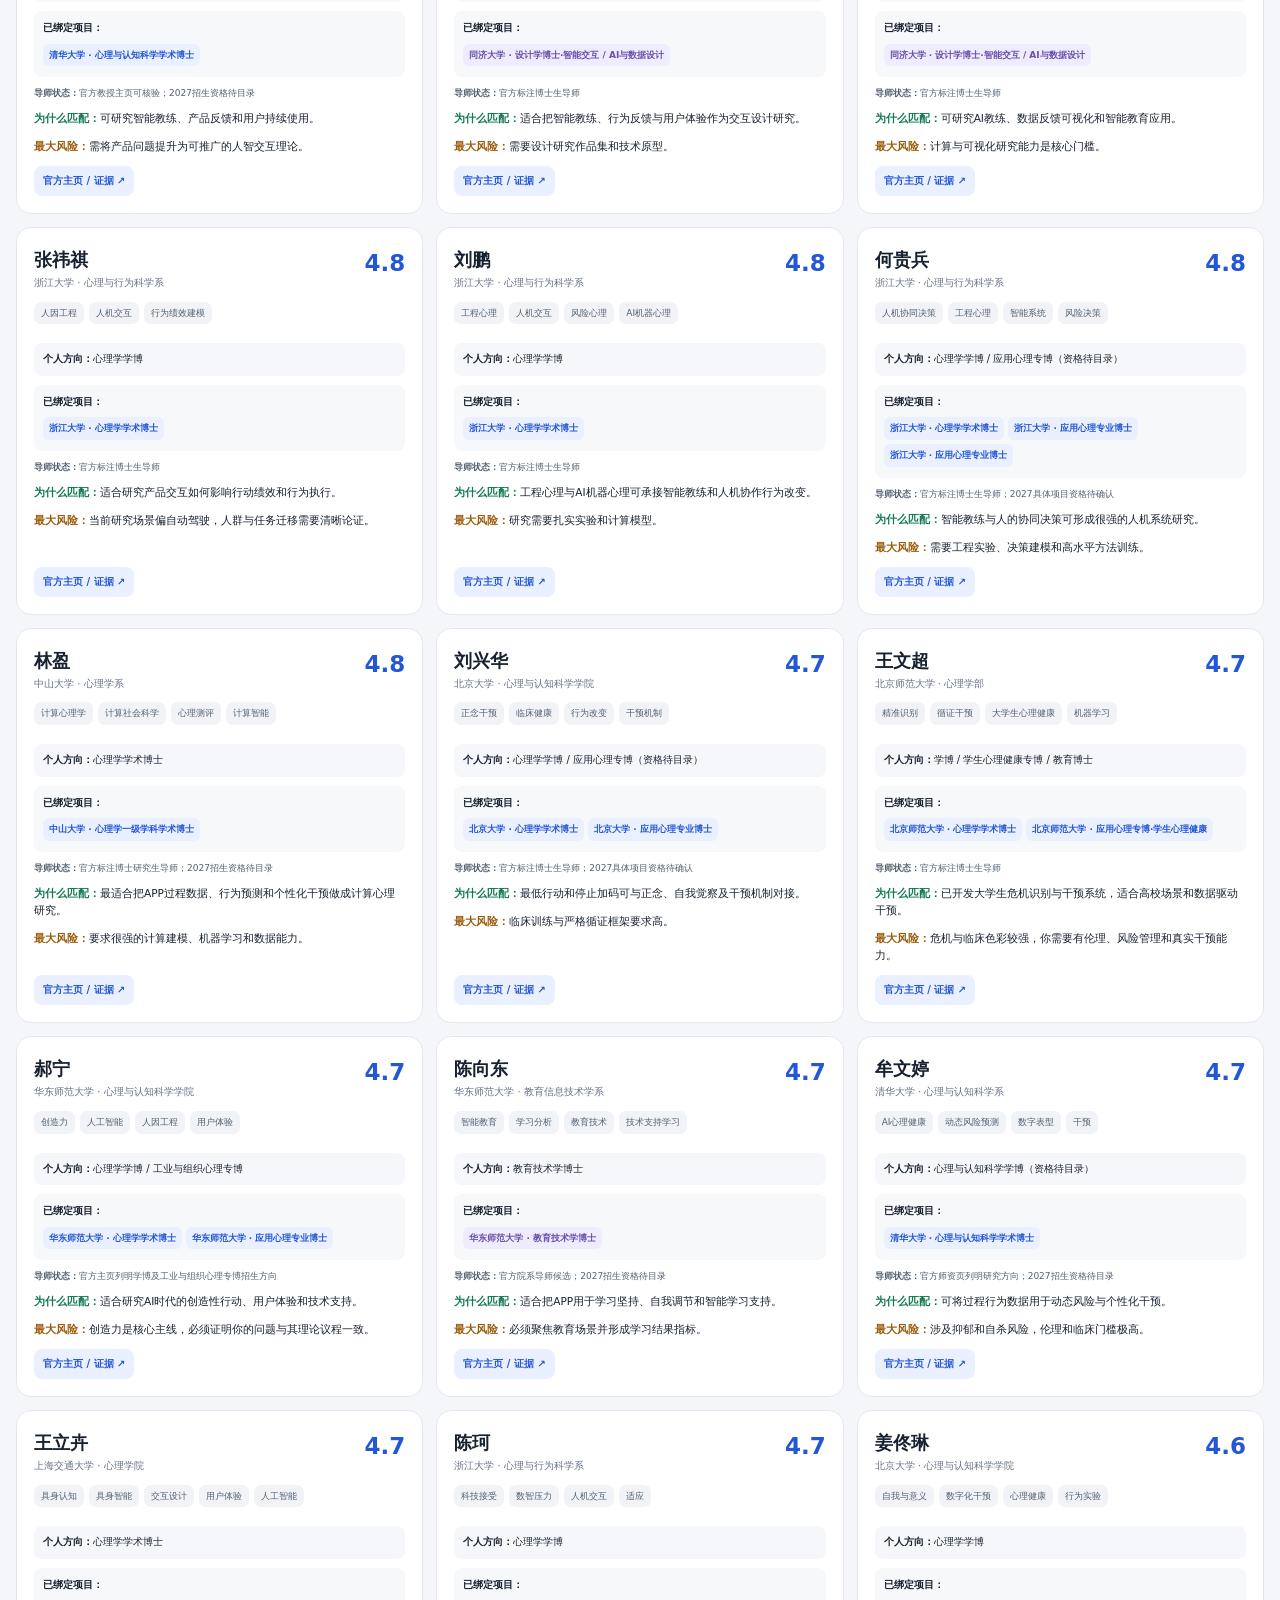
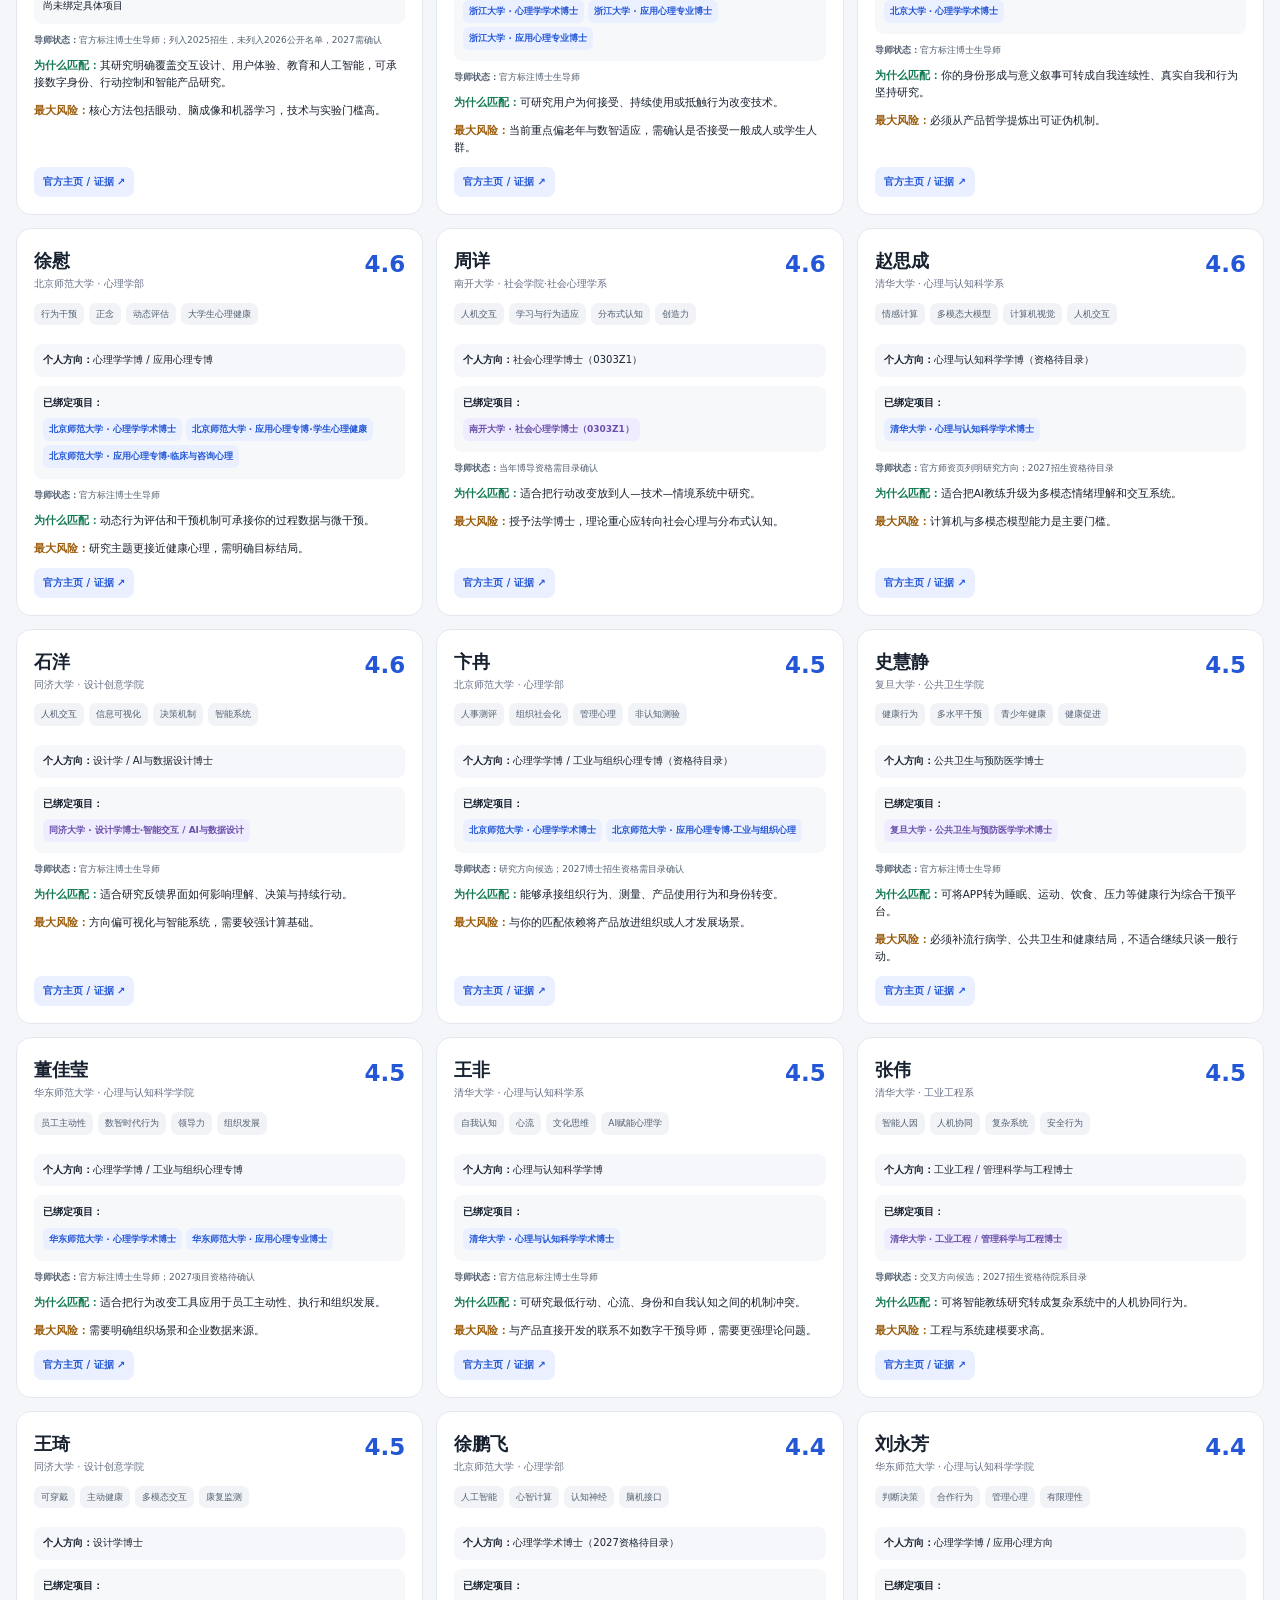
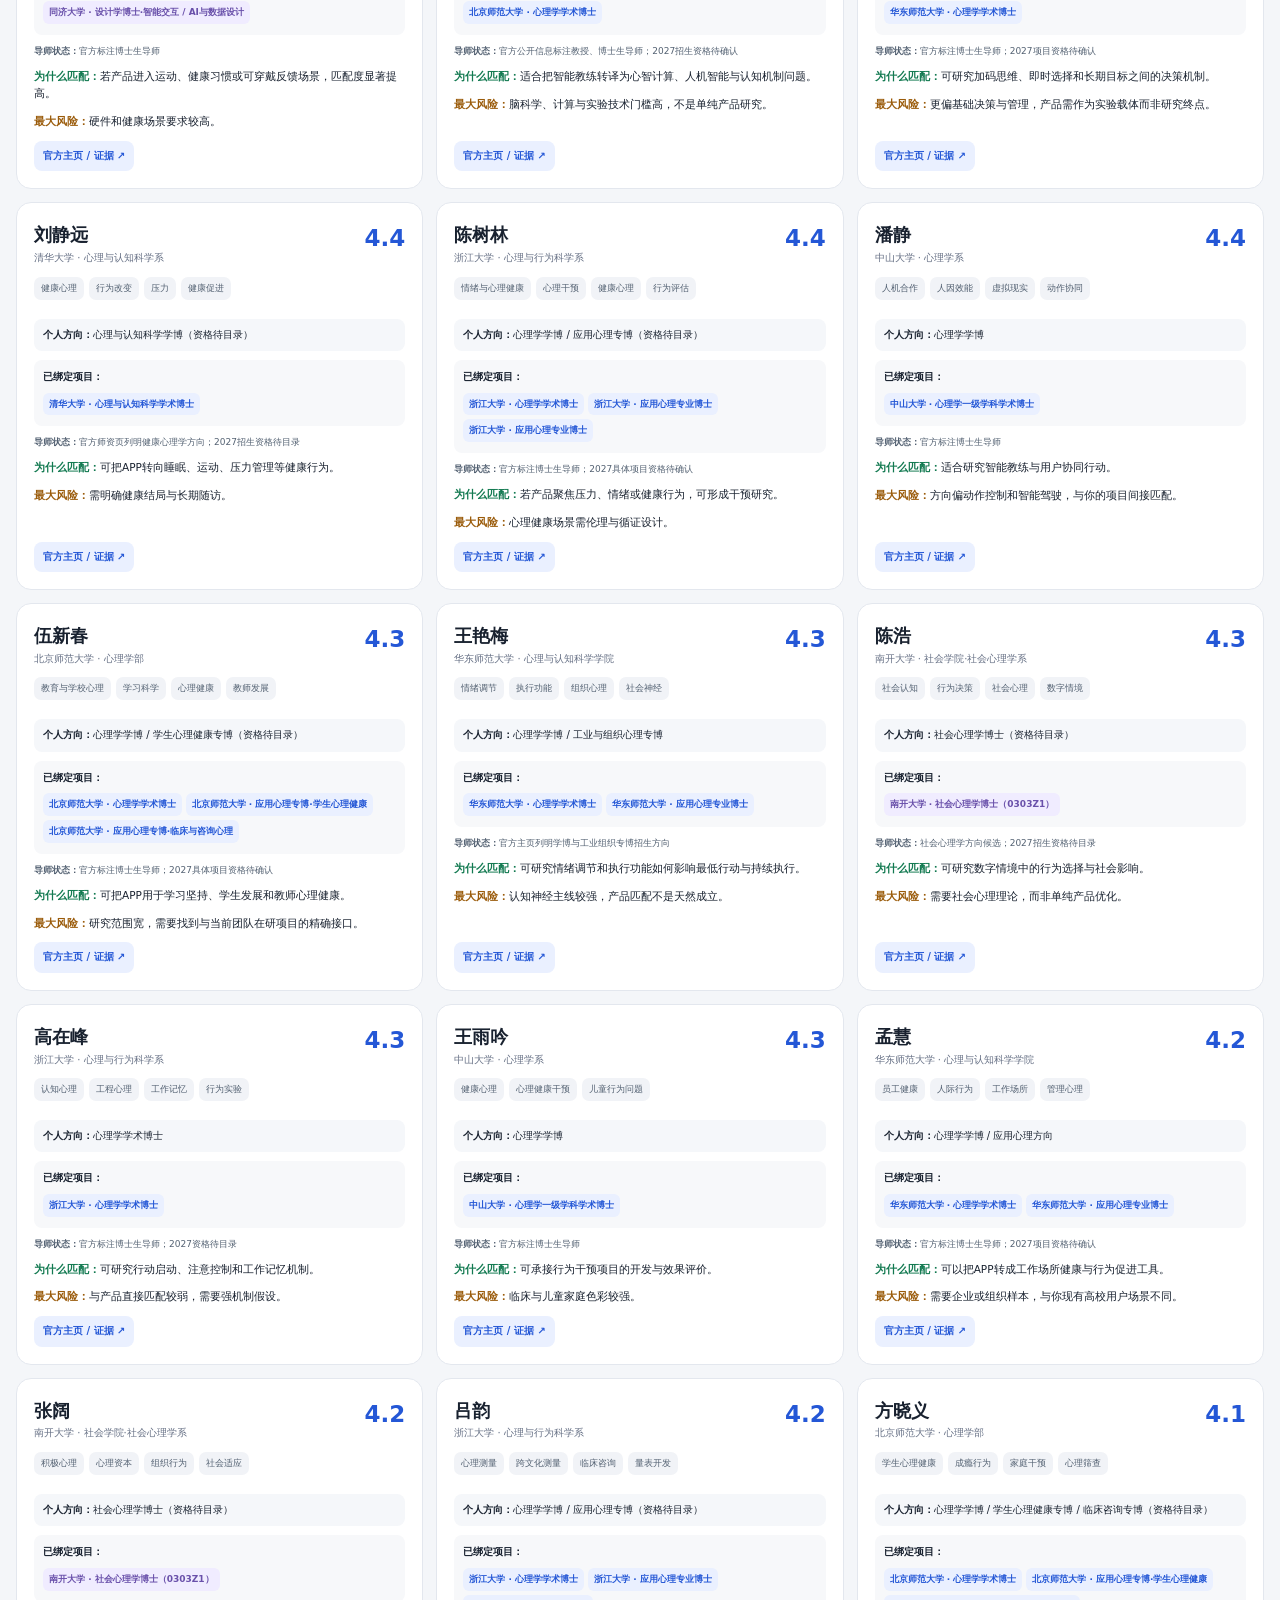
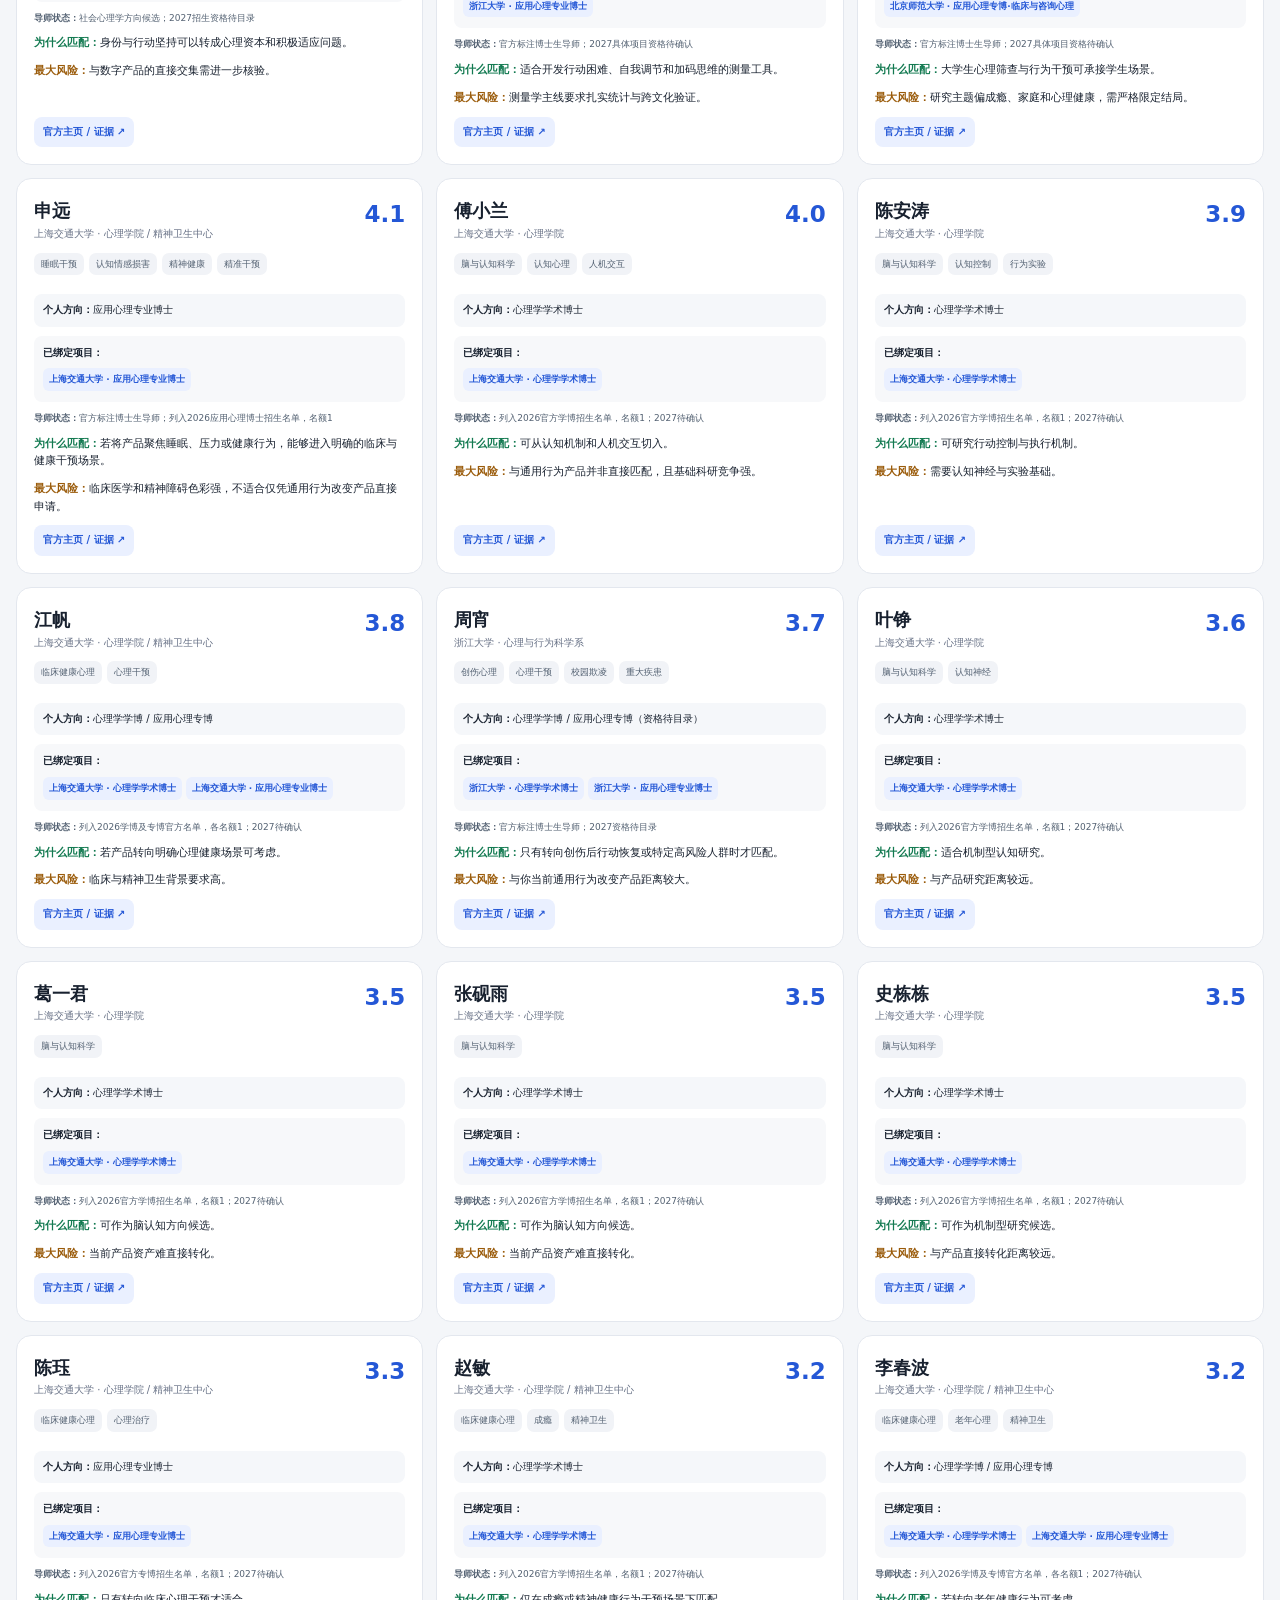
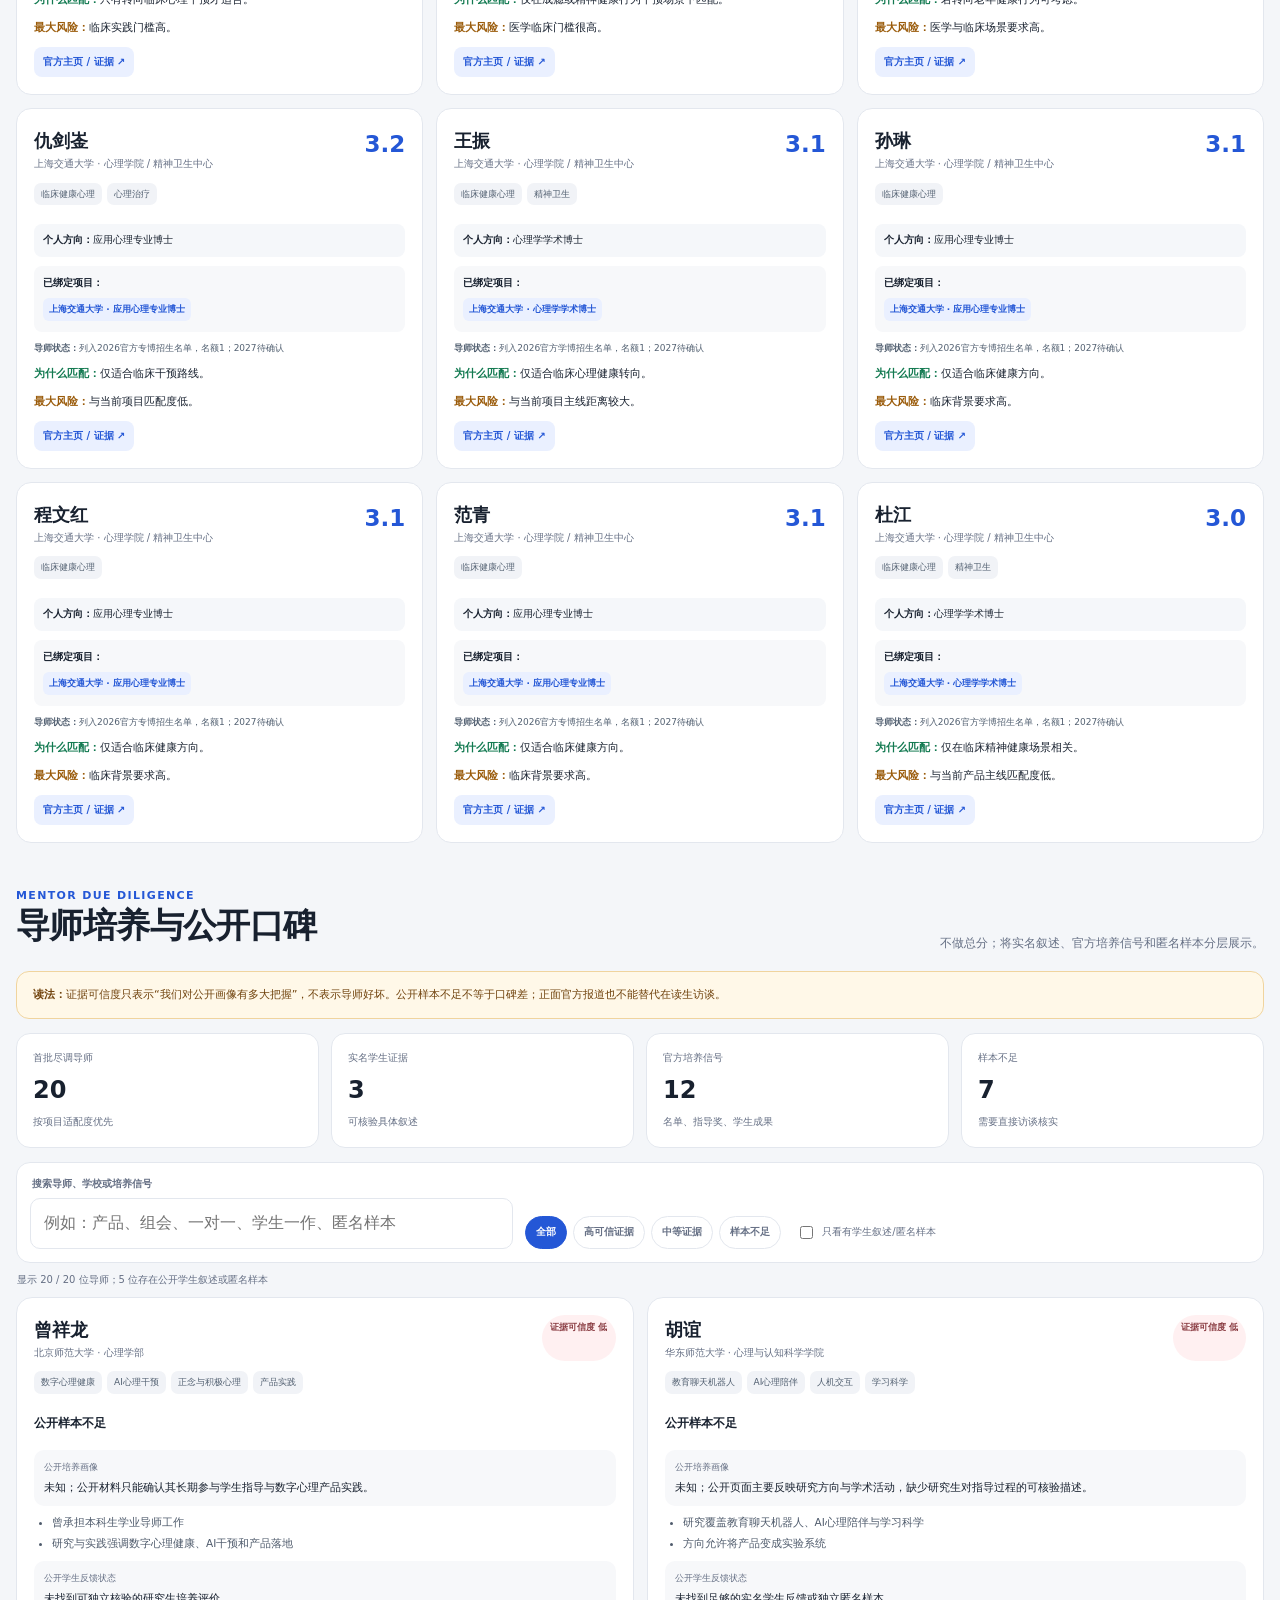
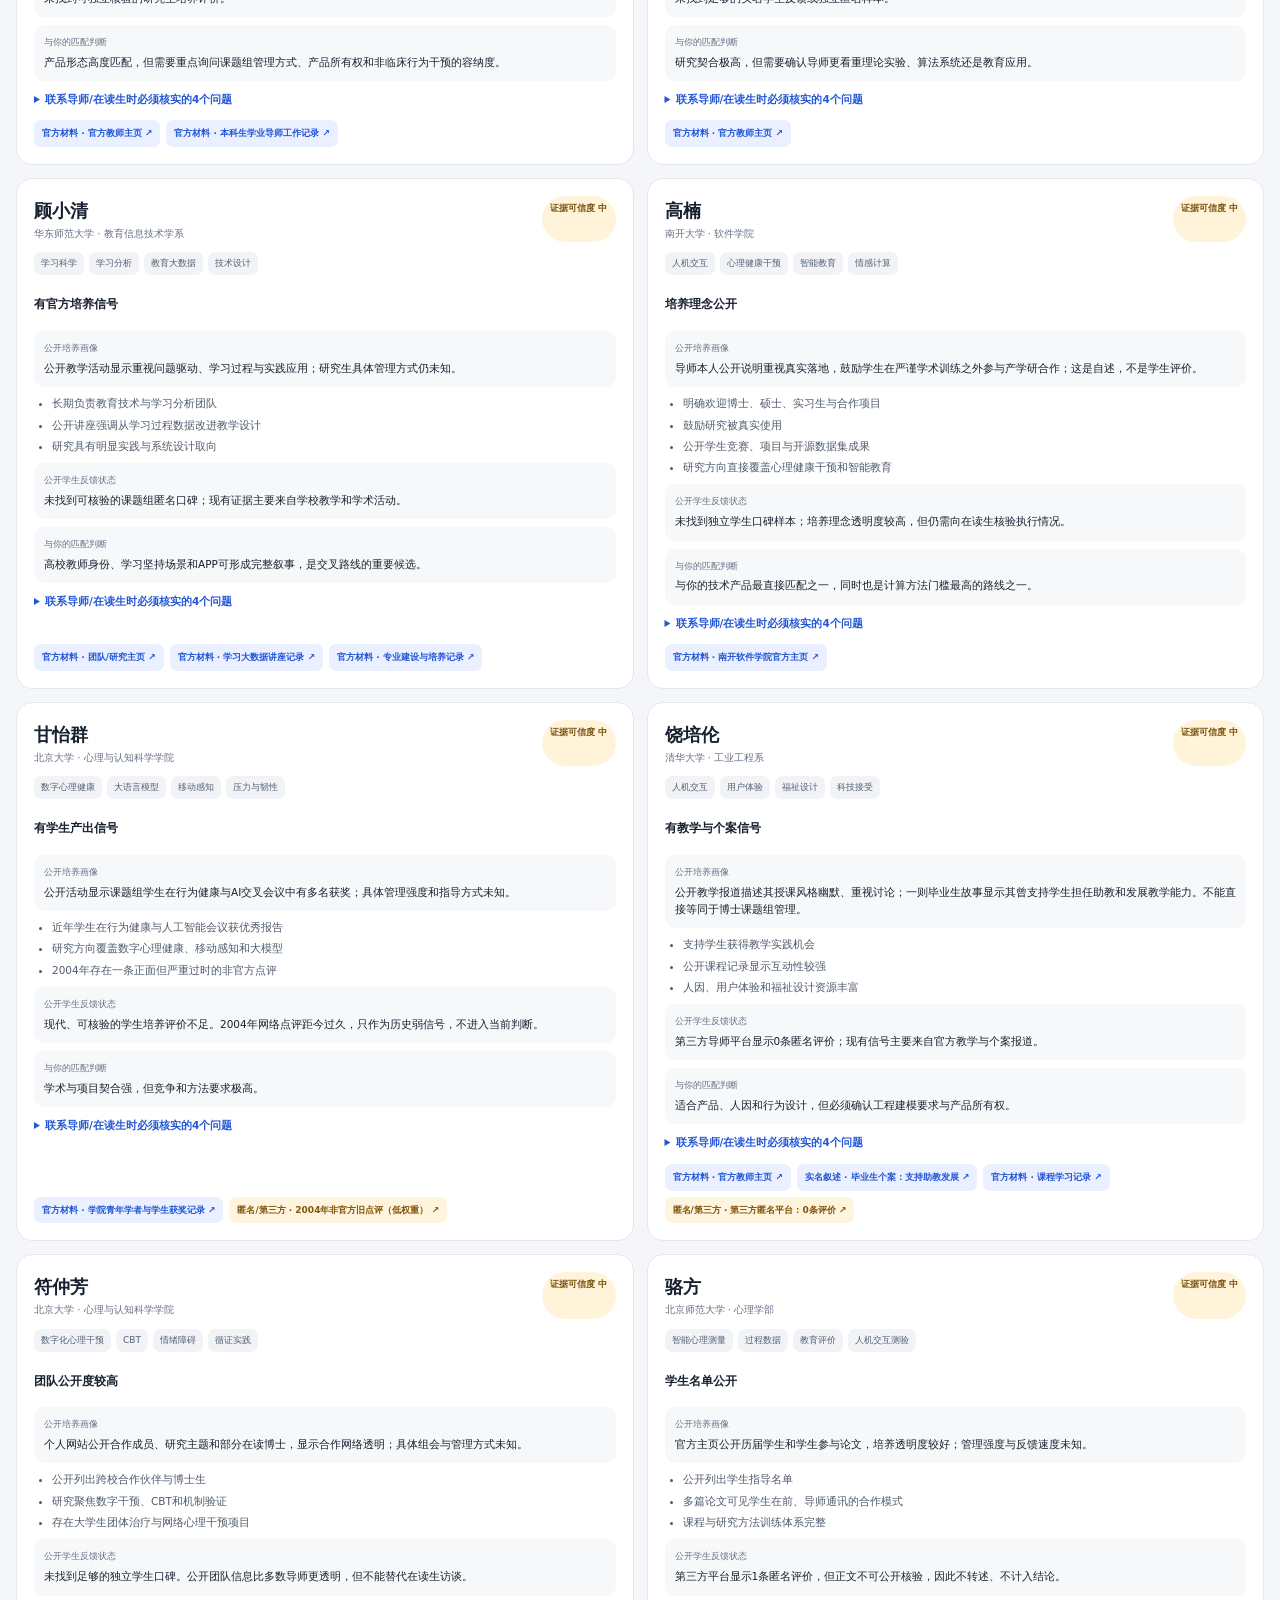
<file: psychology-phd-985/index.html>
<!doctype html>
<html lang="zh-CN">
<head>
  <meta charset="utf-8">
  <meta name="viewport" content="width=device-width, initial-scale=1, viewport-fit=cover">
  <meta name="description" content="985高校心理学及交叉博士项目、导师、历史招生与培养口碑对比。">
  <title>985 心理学与交叉博士对比</title>
  <link rel="stylesheet" href="./styles.css">
  <link rel="stylesheet" href="./mentor-pools.css">
</head>
<body id="top">
  <header class="site-header">
    <a class="back-link" href="#top">985博士申请对比</a>
    <button id="print-button" class="ghost-button" type="button">PDF</button>
  </header>

  <main class="page-shell">
    <section class="hero">
      <div>
        <div class="eyebrow">PROJECT + MENTOR LEVEL · 985</div>
        <h1>先比较项目，再锁定导师</h1>
        <p>不再把“心理学代码”当成边界。凡是能承接数字行为干预、自我调节、拖延、习惯形成、人机交互、学习科学和数字健康的985博士项目，都纳入同一套决策框架。</p>
        <div class="verification-line"><span class="status-dot"></span><span>核验时间：2026-07-29</span><span>·</span><span>2027细则持续更新</span></div>
      </div>
      <div class="hero-verdict"><span>当前策略</span><strong>心理学是主路径，教育技术、HCI、设计与公共卫生是扩展路径。</strong><p>先排除制度性阻断，再比较研究契合度和导师。</p></div>
    </section>

    <section class="metric-grid">
      <article><span>心理学具体项目</span><strong id="project-count">16</strong><small>学博、专博、学习方式拆开</small></article>
      <article><span>交叉博士路径</span><strong id="cross-count">8</strong><small>教育技术、HCI、设计、公共卫生</small></article>
      <article><span>导师候选</span><strong id="mentor-count">0</strong><small>按具体项目建立导师池</small></article>
      <article><span>高适配导师</span><strong id="mentor-high-count">0</strong><small>适配度 ≥ 4.8</small></article>
    </section>

    <nav class="section-tabs" aria-label="页面导航">
      <a href="#core-projects">心理学项目</a>
      <a href="#cross-projects">交叉项目</a>
      <a href="#mentors">导师地图</a>
      <a href="#evidence">学校原始资料</a>
    </nav>

    <section class="notice warning"><strong>时间提醒：</strong>清华心理与认知科学系2027年第一批已于2026年7月28日截止；第二批是否开放取决于剩余名额。</section>

    <section id="core-projects" class="content-section">
      <div class="section-heading"><div><div class="eyebrow">CORE PSYCHOLOGY</div><h2>16个心理学项目横向对比</h2></div><p>电脑显示完整表格；手机自动切换为结构一致的项目卡。导师按具体项目绑定，不再按学校机械取前三名。</p></div>

      <div class="comparison-controls">
        <div class="search-wrap"><label for="project-search">搜索项目、门槛、导师或方向</label><input id="project-search" type="search" placeholder="例如：非全日制、雅思6.5、辞职、数字干预"></div>
        <div class="filter-group" id="project-filter-group">
          <button class="filter-chip active" data-project-filter="all" type="button">全部</button>
          <button class="filter-chip" data-project-filter="academic" type="button">学术博士</button>
          <button class="filter-chip" data-project-filter="professional" type="button">专业博士</button>
          <button class="filter-chip" data-project-filter="fulltime" type="button">全日制</button>
          <button class="filter-chip" data-project-filter="parttime" type="button">非全日制</button>
          <button class="filter-chip" data-project-filter="hardEnglish" type="button">英语硬线</button>
          <button class="filter-chip" data-project-filter="highFit" type="button">高适配</button>
        </div>
        <div class="view-switch"><button class="view-button active" data-table-view="core" type="button">核心列</button><button class="view-button" data-table-view="full" type="button">全部字段</button></div>
      </div>
      <div class="comparison-meta"><span id="project-result-count"></span><span>“官方年度名单”与“方向候选池”分开标记；后者不等于2027有名额。</span></div>

      <div class="desktop-project-table core-view" id="project-table-wrap">
        <table class="project-table">
          <thead><tr>
            <th>学校 / 项目</th><th>项目导师池</th><th>类型 / 学习方式</th><th>英语门槛</th><th>科研门槛</th><th>工作经历</th><th>学费 / 脱产</th><th class="optional-column">研究计划</th><th class="optional-column">考核方式</th><th class="optional-column">2027状态</th><th>适配度</th><th>首要阻断项</th><th>结论</th><th class="optional-column">来源</th>
          </tr></thead>
          <tbody id="project-table-body"></tbody>
        </table>
      </div>
      <div id="mobile-project-list" class="mobile-project-list"></div>
      <div id="project-empty" class="empty-state" hidden>没有符合当前条件的项目。</div>
    </section>

    <section id="cross-projects" class="content-section">
      <div class="section-heading"><div><div class="eyebrow">CROSS-DISCIPLINARY</div><h2>交叉博士项目</h2></div><p>按照研究问题是否契合筛选，而不是按照最终学位名称机械筛选；每个项目也建立独立导师池。</p></div>
      <div class="cross-summary"><strong>优先新增：</strong>华东师大教育技术、南开软件、清华工业工程、同济设计。它们比部分传统心理学项目更能接住真实产品、用户行为和系统干预。</div>
      <div id="cross-project-list" class="cross-project-list"></div>
    </section>

    <section id="mentors" class="content-section">
      <div class="section-heading"><div><div class="eyebrow">MENTOR MAP</div><h2>导师级对比</h2></div><p>每位导师反向显示已绑定的具体项目；“方向匹配”不等于当年有招生名额。</p></div>
      <div class="mentor-controls">
        <div class="search-wrap"><label for="mentor-search">搜索导师、学校、项目或研究方向</label><input id="mentor-search" type="search" placeholder="例如：数字心理健康、人机交互、学习科学、正念"></div>
        <div class="filter-group" id="mentor-filter-group">
          <button class="filter-chip active" data-mentor-filter="all" type="button">全部</button>
          <button class="filter-chip" data-mentor-filter="数字心理健康" type="button">数字健康</button>
          <button class="filter-chip" data-mentor-filter="人机交互" type="button">人机交互</button>
          <button class="filter-chip" data-mentor-filter="学习" type="button">学习科学</button>
          <button class="filter-chip" data-mentor-filter="测量" type="button">测量数据</button>
          <button class="filter-chip" data-mentor-filter="highFit" type="button">高适配</button>
        </div>
      </div>
      <div class="comparison-meta"><span id="mentor-result-count"></span><span>点击项目中的“查看导师池与证据”，可以查看完整绑定名单及其口径。</span></div>
      <div id="mentor-list" class="mentor-list"></div>
    </section>

    <section class="content-section decision-section">
      <div class="section-heading"><div><div class="eyebrow">DECISION</div><h2>当前申请顺序</h2></div></div>
      <div class="priority-grid">
        <article class="priority-card top"><span>心理学主申</span><strong>北师大 · 华东师大 · 浙大</strong><p>先在各自项目导师池内筛选，不再只比较学校。</p></article>
        <article class="priority-card"><span>交叉主申</span><strong>华东师大教育技术 · 南开软件 · 同济设计</strong><p>真实产品、用户行为与系统干预可以直接成为研究资产。</p></article>
        <article class="priority-card"><span>高门槛冲刺</span><strong>清华 · 北大 · 清华工业工程</strong><p>需要更成熟的论文、方法与导师前置沟通。</p></article>
        <article class="priority-card muted-card"><span>条件路线</span><strong>复旦公共卫生 · 教育博士</strong><p>先核验工作经历和研究场景是否满足资格。</p></article>
      </div>
    </section>

    <details id="evidence" class="evidence-details">
      <summary>查看8所心理学院校的完整资料与官方来源</summary>
      <div id="school-list" class="school-list"></div>
    </details>

    <section class="source-section"><div class="source-note"><p>项目和导师信息优先来自学校研究生院、年度招生名单、学院招生办法和教师官方主页。完整年度名单与研究方向候选池严格分开。</p><p>导师培养画像只反映可公开核验的证据；样本不足不等于口碑差，正面报道也不等于所有学生体验一致。</p></div></section>
  </main>

  <dialog id="school-dialog" class="school-dialog"><button class="dialog-close" id="dialog-close" type="button">×</button><div id="dialog-content"></div></dialog>

  <script src="./data-1.js"></script>
  <script src="./data-2.js"></script>
  <script src="./data-3.js"></script>
  <script src="./data-4.js"></script>
  <script src="./projects.js"></script>
  <script src="./cross-projects.js"></script>
  <script src="./mentors.js"></script>
  <script src="./mentor-additions.js"></script>
  <script src="./mentor-pools.js"></script>
  <script src="./adjacent.js"></script>
  <script src="./app.js"></script>
  <script src="./reputation.js"></script>
</body>
</html>
</file>
<file: psychology-phd-985/styles.css>
:root{
  --bg:#f4f6f9;--panel:#fff;--ink:#18212f;--muted:#667085;--line:#e3e7ee;
  --brand:#2457d6;--brand-soft:#eaf0ff;--green:#137a51;--green-soft:#e8f7f0;
  --amber:#9a5b0a;--amber-soft:#fff5df;--red:#b53d43;--red-soft:#fff0f1;
  --shadow:0 12px 34px rgba(25,39,70,.08);
  font-family:Inter,"Microsoft YaHei UI","PingFang SC",system-ui,-apple-system,BlinkMacSystemFont,"Segoe UI",sans-serif;
}
*{box-sizing:border-box}html{scroll-behavior:smooth}body{margin:0;background:var(--bg);color:var(--ink);line-height:1.65}button,input{font:inherit}a{color:inherit}
.site-header{position:sticky;top:0;z-index:50;display:flex;align-items:center;justify-content:space-between;padding:12px max(18px,calc((100vw - 1380px)/2));background:rgba(244,246,249,.94);border-bottom:1px solid rgba(227,231,238,.9);backdrop-filter:blur(14px)}
.back-link{text-decoration:none;font-size:14px;font-weight:800}.ghost-button{border:1px solid var(--line);background:#fff;color:var(--ink);border-radius:10px;padding:8px 13px;font-weight:750;cursor:pointer}
.page-shell{width:min(1380px,calc(100% - 32px));margin:0 auto;padding:26px 0 70px}.hero{display:grid;grid-template-columns:1.45fr .75fr;gap:28px;padding:34px;border-radius:22px;color:#fff;background:linear-gradient(135deg,#10192c,#21489b 62%,#3767d8);box-shadow:0 24px 58px rgba(19,46,111,.18)}
.eyebrow{color:var(--brand);font-size:11px;font-weight:900;letter-spacing:1.35px;text-transform:uppercase}.hero .eyebrow{color:rgba(255,255,255,.63)}h1,h2,h3,p{margin-top:0}h1{margin:10px 0 14px;font-size:clamp(34px,5vw,56px);line-height:1.1;letter-spacing:-1.6px}h2{margin-bottom:8px;font-size:clamp(24px,3vw,34px);line-height:1.2;letter-spacing:-.6px}.hero p{max-width:850px;margin-bottom:0;color:rgba(255,255,255,.78)}
.verification-line{display:flex;flex-wrap:wrap;gap:8px;align-items:center;margin-top:18px;color:rgba(255,255,255,.68);font-size:12px}.status-dot{width:8px;height:8px;border-radius:50%;background:#42db96;box-shadow:0 0 0 5px rgba(66,219,150,.14)}
.hero-verdict{align-self:stretch;display:flex;flex-direction:column;justify-content:center;padding:22px;border:1px solid rgba(255,255,255,.14);border-radius:17px;background:rgba(255,255,255,.09)}.hero-verdict span{color:rgba(255,255,255,.6);font-size:11px;font-weight:850}.hero-verdict strong{display:block;margin:10px 0;font-size:20px;line-height:1.45}.hero-verdict p{font-size:12px}
.metric-grid{display:grid;grid-template-columns:repeat(4,minmax(0,1fr));gap:14px;margin:18px 0}.metric-grid article{padding:18px 19px;background:var(--panel);border:1px solid var(--line);border-radius:15px}.metric-grid span,.metric-grid small{display:block;color:var(--muted);font-size:11px}.metric-grid strong{display:block;margin:4px 0 2px;font-size:29px;line-height:1.2}
.section-tabs{position:sticky;top:57px;z-index:40;display:flex;gap:8px;overflow-x:auto;padding:10px 0;background:linear-gradient(var(--bg) 75%,rgba(244,246,249,0))}.section-tabs a{flex:0 0 auto;padding:8px 12px;border:1px solid var(--line);border-radius:999px;background:#fff;text-decoration:none;font-size:11px;font-weight:800}.section-tabs a:hover{color:var(--brand);border-color:#a8baf0}
.notice{margin:6px 0 24px;padding:13px 16px;border-radius:12px;font-size:12px}.warning{color:#71420a;background:var(--amber-soft);border:1px solid #edd7a5}
.content-section{scroll-margin-top:120px;margin-top:44px}.section-heading{display:flex;justify-content:space-between;align-items:end;gap:26px;margin-bottom:17px}.section-heading p{max-width:680px;margin:0;color:var(--muted);font-size:12px;text-align:right}
.comparison-controls,.mentor-controls{display:grid;grid-template-columns:minmax(270px,1fr) 1.7fr auto;gap:13px;align-items:end;padding:14px;background:rgba(255,255,255,.96);border:1px solid var(--line);border-radius:15px 15px 0 0;box-shadow:var(--shadow)}.mentor-controls{grid-template-columns:minmax(270px,1fr) 1.4fr;border-radius:15px}.search-wrap label{display:block;margin:0 0 6px 2px;color:var(--muted);font-size:10px;font-weight:750}.search-wrap input{width:100%;padding:11px 13px;border:1px solid var(--line);border-radius:10px;background:#fff;outline:none}.search-wrap input:focus{border-color:#8ca9f2;box-shadow:0 0 0 4px rgba(36,87,214,.1)}
.filter-group,.view-switch{display:flex;flex-wrap:wrap;gap:7px}.view-switch{justify-content:flex-end}.filter-chip,.view-button{border:1px solid var(--line);border-radius:999px;background:#fff;color:var(--muted);padding:8px 11px;font-size:10px;font-weight:800;cursor:pointer}.filter-chip.active,.view-button.active{color:#fff;background:var(--brand);border-color:var(--brand)}
.comparison-meta{display:flex;justify-content:space-between;gap:18px;padding:9px 13px;color:var(--muted);background:#f8f9fb;border-left:1px solid var(--line);border-right:1px solid var(--line);font-size:10px}
.desktop-project-table{overflow:auto;max-height:72vh;background:#fff;border:1px solid var(--line);border-radius:0 0 15px 15px}.project-table{width:100%;min-width:2100px;border-collapse:separate;border-spacing:0;table-layout:fixed}.project-table th,.project-table td{padding:12px;text-align:left;vertical-align:top;border-right:1px solid #edf0f4;border-bottom:1px solid var(--line);font-size:10.5px;line-height:1.55;background:#fff}.project-table th{position:sticky;top:0;z-index:3;color:#596475;background:#f4f6f9;font-size:9.5px;font-weight:900;letter-spacing:.3px}.project-table th:nth-child(1),.project-table td:nth-child(1){width:250px}.project-table th:nth-child(2),.project-table td:nth-child(2){width:160px}.project-table th:nth-child(3),.project-table td:nth-child(3){width:165px}.project-table th:nth-child(4),.project-table td:nth-child(4){width:205px}.project-table th:nth-child(5),.project-table td:nth-child(5){width:220px}.project-table th:nth-child(6),.project-table td:nth-child(6){width:160px}.project-table th:nth-child(7),.project-table td:nth-child(7){width:175px}.project-table th:nth-child(8),.project-table td:nth-child(8){width:175px}.project-table th:nth-child(9),.project-table td:nth-child(9){width:205px}.project-table th:nth-child(10),.project-table td:nth-child(10){width:165px}.project-table th:nth-child(11),.project-table td:nth-child(11){width:110px}.project-table th:nth-child(12),.project-table td:nth-child(12){width:235px}.project-table th:nth-child(13),.project-table td:nth-child(13){width:240px}.project-table th:nth-child(14),.project-table td:nth-child(14){width:100px}.core-view .optional-column{display:none}.core-view .project-table{min-width:1550px}
.project-name strong,.project-name small{display:block}.project-name small{margin-top:4px;color:var(--muted)}.mentor-inline{display:flex;flex-wrap:wrap;gap:4px}.mentor-inline a{padding:3px 6px;border-radius:6px;background:var(--brand-soft);color:var(--brand);text-decoration:none;font-size:9px;font-weight:800}.badge{display:inline-flex;padding:4px 7px;border-radius:999px;font-size:9px;font-weight:850}.badge.academic{color:var(--brand);background:var(--brand-soft)}.badge.professional{color:#6044b6;background:#eeeaff}.cell-stack{margin-top:6px}.cell-stack strong,.cell-stack span{display:block}.cell-stack span{color:var(--muted)}.cell-danger{color:var(--red);background:var(--red-soft)!important;font-weight:700}.cell-caution{color:var(--amber);background:var(--amber-soft)!important;font-weight:700}.fit-score{font-size:22px;font-weight:900;color:var(--brand);line-height:1}.decision-badge{display:inline-block;margin-top:6px;padding:4px 7px;border-radius:999px;font-size:9px;font-weight:850}.decision-badge.top{color:var(--green);background:var(--green-soft)}.decision-badge.good{color:var(--brand);background:var(--brand-soft)}.decision-badge.watch{color:var(--amber);background:var(--amber-soft)}.decision-badge.low{color:var(--red);background:var(--red-soft)}.barrier-cell{color:#783c13;background:#fffaf0!important}.source-link{color:var(--brand);font-weight:800;text-decoration:none}
.mobile-project-list{display:none}.mobile-project-card{padding:17px;background:#fff;border:1px solid var(--line);border-radius:16px;box-shadow:0 5px 18px rgba(25,39,70,.04)}.mobile-project-card+.mobile-project-card{margin-top:12px}.mobile-project-head{display:flex;justify-content:space-between;gap:14px;align-items:flex-start}.mobile-project-head h3{margin:0 0 3px;font-size:17px}.mobile-project-head small{color:var(--muted)}.mobile-fit{text-align:right}.mobile-fit strong{display:block;color:var(--brand);font-size:25px;line-height:1}.mobile-fit span{font-size:9px;color:var(--muted)}.mobile-badges{display:flex;flex-wrap:wrap;gap:6px;margin:12px 0}.mobile-facts{display:grid;grid-template-columns:1fr 1fr;gap:8px}.mobile-fact{padding:10px;background:#f7f8fa;border-radius:10px}.mobile-fact span{display:block;color:var(--muted);font-size:9px}.mobile-fact strong{display:block;margin-top:3px;font-size:11px;line-height:1.5}.mobile-mentor-row{margin-top:11px}.mobile-mentor-row>span{display:block;margin-bottom:5px;color:var(--muted);font-size:9px}.mobile-callout{margin-top:11px;padding:11px;border-radius:10px;font-size:11px;line-height:1.55}.mobile-callout.barrier{color:#74401c;background:#fff7e8}.mobile-callout.decision{color:#194c3a;background:#edf8f3}.mobile-details{margin-top:10px;border-top:1px solid var(--line);padding-top:8px}.mobile-details summary{cursor:pointer;color:var(--brand);font-size:11px;font-weight:800}.mobile-details dl{margin:9px 0 0}.mobile-details dt{color:var(--muted);font-size:9px}.mobile-details dd{margin:2px 0 8px;font-size:10.5px}
.cross-summary{margin-bottom:14px;padding:13px 15px;border-radius:12px;background:var(--brand-soft);color:#27467f;font-size:12px}.cross-project-list{display:grid;grid-template-columns:repeat(2,minmax(0,1fr));gap:14px}.cross-card{display:flex;flex-direction:column;padding:19px;background:#fff;border:1px solid var(--line);border-radius:16px}.cross-card-head{display:flex;justify-content:space-between;gap:14px}.cross-card h3{margin:4px 0 4px;font-size:18px}.cross-unit{color:var(--muted);font-size:10px}.cross-score{color:var(--brand);font-size:25px;font-weight:900}.theme-row{display:flex;flex-wrap:wrap;gap:5px;margin:10px 0}.theme{padding:4px 7px;border-radius:7px;background:#f1f3f7;color:#526071;font-size:9px}.cross-grid{display:grid;grid-template-columns:1fr 1fr;gap:8px;margin:3px 0 11px}.cross-field{padding:9px;border-radius:9px;background:#f8f9fb}.cross-field span{display:block;color:var(--muted);font-size:9px}.cross-field strong{display:block;margin-top:3px;font-size:10.5px}.cross-text{font-size:11px}.cross-text strong{color:#40506a}.cross-verdict{margin-top:auto;padding:11px;border-radius:10px;background:var(--green-soft);color:#18523b;font-size:11px}.official-button{display:inline-flex;align-self:flex-start;margin-top:11px;padding:7px 9px;border-radius:8px;background:var(--brand-soft);color:var(--brand);text-decoration:none;font-size:10px;font-weight:800}
.mentor-list{display:grid;grid-template-columns:repeat(3,minmax(0,1fr));gap:13px;margin-top:14px}.mentor-card{display:flex;flex-direction:column;padding:17px;background:#fff;border:1px solid var(--line);border-radius:15px}.mentor-head{display:flex;justify-content:space-between;gap:10px}.mentor-head h3{margin:0;font-size:18px}.mentor-school{color:var(--muted);font-size:10px}.mentor-score{color:var(--brand);font-size:23px;font-weight:900}.mentor-route{margin:9px 0;padding:8px 9px;border-radius:8px;background:#f5f7fa;font-size:10px}.mentor-status{margin-bottom:9px;color:#526071;font-size:9px}.mentor-match,.mentor-risk{font-size:10.5px}.mentor-match strong{color:var(--green)}.mentor-risk strong{color:var(--amber)}.mentor-card .official-button{margin-top:auto}
.priority-grid{display:grid;grid-template-columns:repeat(4,minmax(0,1fr));gap:13px}.priority-card{padding:19px;background:#fff;border:1px solid var(--line);border-radius:15px}.priority-card span{color:var(--brand);font-size:10px;font-weight:850}.priority-card strong{display:block;margin:8px 0;font-size:16px}.priority-card p{margin:0;color:var(--muted);font-size:11px}.priority-card.top{color:#fff;background:linear-gradient(145deg,#17356e,#2a5bd2);border:0}.priority-card.top span,.priority-card.top p{color:rgba(255,255,255,.72)}.muted-card{background:#eef1f4}
.evidence-details{scroll-margin-top:120px;margin-top:44px}.evidence-details>summary{cursor:pointer;padding:16px 18px;border:1px solid var(--line);border-radius:14px;background:#fff;font-weight:850}.school-list{display:grid;gap:12px;margin-top:13px}.school-card{display:grid;grid-template-columns:52px 1.2fr 1fr 140px;gap:16px;padding:17px;background:#fff;border:1px solid var(--line);border-radius:14px}.school-rank{width:44px;height:44px;display:grid;place-items:center;border-radius:12px;background:var(--brand-soft);color:var(--brand);font-weight:900}.school-title-row{display:flex;gap:7px;flex-wrap:wrap;align-items:center}.school-title-row h3{margin:0;font-size:17px}.school-summary{margin:8px 0;color:var(--muted);font-size:11px}.tag-row{display:flex;flex-wrap:wrap;gap:5px}.tag{padding:3px 6px;border-radius:6px;background:#f1f3f6;color:#586473;font-size:9px}.school-facts{display:grid;gap:6px}.fact{display:grid;grid-template-columns:60px 1fr;gap:6px;font-size:10px}.fact span{color:var(--muted)}.school-score{text-align:right}.score-number{color:var(--brand);font-size:25px;font-weight:900}.score-label{color:var(--muted);font-size:9px}.detail-button{margin-top:10px;border:1px solid var(--line);border-radius:8px;background:#fff;padding:7px 9px;font-size:10px;font-weight:800;cursor:pointer}
.source-section{margin-top:36px}.source-note{display:grid;grid-template-columns:1fr 1fr;gap:16px;padding:17px;border-radius:14px;background:#e9edf2}.source-note p{margin:0;color:#586272;font-size:10px}
.empty-state{padding:40px;text-align:center;color:var(--muted);background:#fff;border:1px dashed var(--line);border-radius:14px}.school-dialog{width:min(920px,calc(100% - 26px));max-height:calc(100vh - 28px);padding:0;border:0;border-radius:18px;box-shadow:0 34px 90px rgba(12,22,44,.34)}.school-dialog::backdrop{background:rgba(10,18,32,.58)}.dialog-close{position:sticky;float:right;top:12px;z-index:3;margin:12px 12px 0 0;width:34px;height:34px;border:1px solid var(--line);border-radius:50%;background:#fff;font-size:20px;cursor:pointer}.dialog-body{padding:28px}.dialog-hero{margin:-28px -28px 22px;padding:30px 60px 24px 28px;color:#fff;background:linear-gradient(135deg,#17274d,#2c5fd3)}.dialog-grid{display:grid;grid-template-columns:1fr 1fr;gap:12px}.detail-panel{padding:14px;border:1px solid var(--line);border-radius:12px}.detail-panel.full{grid-column:1/-1}.detail-panel h3{font-size:14px}.detail-panel p,.detail-panel li{font-size:10.5px}.official-links{display:flex;flex-wrap:wrap;gap:7px}.official-links a{padding:7px 9px;border-radius:7px;background:var(--brand-soft);color:var(--brand);text-decoration:none;font-size:10px;font-weight:800}.dialog-alert{padding:11px 13px;border-radius:9px;color:#813238;background:var(--red-soft);font-size:10.5px}
@media(max-width:1080px){.hero{grid-template-columns:1fr}.metric-grid,.priority-grid{grid-template-columns:repeat(2,1fr)}.comparison-controls,.mentor-controls{grid-template-columns:1fr}.view-switch{justify-content:flex-start}.cross-project-list{grid-template-columns:1fr}.mentor-list{grid-template-columns:repeat(2,1fr)}.school-card{grid-template-columns:48px 1fr}.school-facts,.school-score{grid-column:2}.school-score{text-align:left}}
@media(max-width:820px){
  .site-header{padding:10px 14px}.back-link{font-size:13px}.ghost-button{padding:6px 10px;font-size:11px}.page-shell{width:min(100% - 20px,1380px);padding-top:12px}.hero{padding:23px 19px;border-radius:18px}.hero-verdict{display:none}h1{font-size:34px}.hero p{font-size:13px}.metric-grid{grid-template-columns:repeat(2,1fr);gap:9px}.metric-grid article{padding:13px}.metric-grid strong{font-size:24px}.section-tabs{top:49px}.content-section{margin-top:34px;scroll-margin-top:105px}.section-heading{display:block}.section-heading p{margin-top:8px;text-align:left}.comparison-controls,.mentor-controls{padding:12px;border-radius:14px}.comparison-meta{border:1px solid var(--line);border-top:0;border-radius:0 0 12px 12px;display:block}.comparison-meta span{display:block}.comparison-meta span+span{margin-top:3px}.desktop-project-table{display:none}.mobile-project-list{display:block;margin-top:12px}.view-switch{display:none}.mobile-facts{grid-template-columns:1fr 1fr}.cross-project-list{grid-template-columns:1fr}.cross-grid{grid-template-columns:1fr 1fr}.mentor-list{grid-template-columns:1fr}.priority-grid{grid-template-columns:1fr}.school-list{grid-template-columns:1fr}.school-card{display:block}.school-rank{margin-bottom:10px}.school-facts,.school-score{margin-top:10px}.source-note{grid-template-columns:1fr}.dialog-grid{grid-template-columns:1fr}.detail-panel.full{grid-column:auto}.dialog-body{padding:20px}.dialog-hero{margin:-20px -20px 18px;padding:26px 50px 21px 20px}
}
@media(max-width:460px){.metric-grid{grid-template-columns:1fr 1fr}.mobile-facts,.cross-grid{grid-template-columns:1fr}.filter-chip{padding:8px 10px}.section-tabs a{padding:7px 10px}.mobile-project-card{padding:15px}.cross-card,.mentor-card{padding:15px}}
@media print{.site-header,.section-tabs,.comparison-controls,.mentor-controls,.ghost-button,.detail-button,dialog{display:none!important}.page-shell{width:100%;padding:0}.hero{color:#111;background:#fff;border:1px solid #bbb;box-shadow:none}.hero p,.hero .eyebrow,.verification-line{color:#333}.desktop-project-table{display:block;max-height:none;overflow:visible}.mobile-project-list{display:none}.project-table{min-width:0;font-size:8px}.content-section{break-before:page}}
</file>
<file: psychology-phd-985/mentor-pools.css>
.pool-label{display:inline-flex;align-items:center;margin-bottom:7px;padding:4px 7px;border-radius:999px;font-size:9px;font-weight:850;line-height:1.3}.pool-label.verified{color:#137a51;background:#e8f7f0}.pool-label.candidate{color:#8a570b;background:#fff4dc}.all-mentors-button,.mentor-pool-button{border:1px solid #cbd7f4;background:#fff;color:#2457d6;border-radius:7px;padding:4px 7px;font-size:9px;font-weight:850;cursor:pointer}.mentor-inline .all-mentors-button{margin-left:2px}.mentor-pool-button{display:block;margin-top:8px;padding:7px 9px}.mentor-row-title{display:flex;align-items:center;justify-content:space-between;gap:8px;margin-bottom:6px}.mentor-row-title>span{color:#667085;font-size:9px}.mentor-row-title em{margin:0;font-style:normal}.pool-note{margin-top:7px;padding:9px;border-radius:8px;background:#f5f7fa;color:#667085;font-size:10px}.mentor-project-routes{margin:0 0 9px;padding:9px;border-radius:8px;background:#f7f8fa;font-size:10px}.mentor-project-routes>strong{display:block;margin-bottom:5px}.route-chip{display:inline-flex;margin:2px 4px 2px 0;padding:4px 6px;border-radius:6px;font-size:9px;font-weight:750}.route-chip.core{color:#2457d6;background:#eaf0ff}.route-chip.cross{color:#6950aa;background:#f0ecff}.pool-evidence{margin-bottom:15px;padding:13px 14px;border-radius:11px;font-size:11px}.pool-evidence.verified{color:#18523b;background:#edf8f3;border:1px solid #bfe5d4}.pool-evidence.candidate{color:#74401c;background:#fff7e8;border:1px solid #efd8aa}.pool-evidence p{margin:5px 0}.pool-evidence a{font-weight:800}.mentor-pool-grid{display:grid;grid-template-columns:repeat(2,minmax(0,1fr));gap:12px}.mentor-pool-card{display:flex;flex-direction:column;padding:15px;border:1px solid #e3e7ee;border-radius:13px;background:#fff}.mentor-pool-card h3{margin:0;font-size:17px}.mentor-pool-card .official-button{margin-top:auto}.project-table td:nth-child(2) .mentor-inline{margin-top:2px}.project-table td:nth-child(2) .mentor-inline a{white-space:nowrap}.mobile-project-card .mentor-inline{gap:5px}.mobile-project-card .mentor-inline a{padding:5px 8px}.cross-card .mobile-mentor-row{margin:3px 0 12px;padding:10px;border-radius:10px;background:#f8f9fb}@media(max-width:820px){.mentor-pool-grid{grid-template-columns:1fr}.all-mentors-button{padding:5px 8px}.pool-label{font-size:8.5px}.mentor-project-routes{font-size:9.5px}}
</file>
